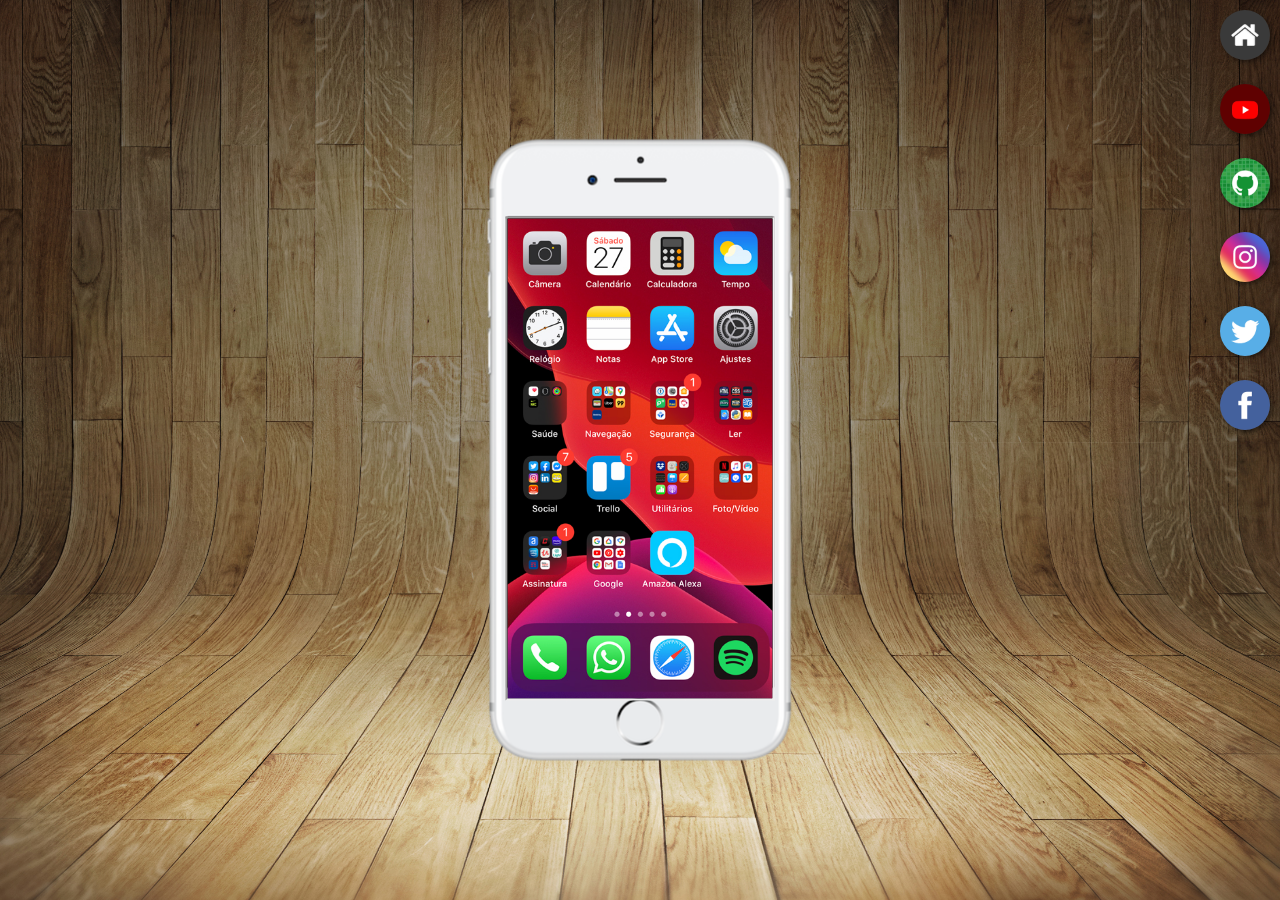
<file: index.html>
<!DOCTYPE html>
<html lang="pt-br">
<head>
    <meta charset="UTF-8">
    <meta name="viewport" content="width=device-width, initial-scale=1.0">
    <title>Projeto Redes Sociais</title>
    <link rel="shortcut icon" href="favicon.ico" type="image/x-icon">
    <link rel="stylesheet" href="estilos/style.css">
</head>
<body>
   <header>
    <a href="#"></a>
    <a href="#"></a>
    <a href=""></a>
    <a href=""></a>
    <a href=""></a>
   </header>
   <main>
    <section id="telefone">
        <iframe src="home.html" name="tela" id="tela">
            Seu navegador nao e compativel
        </iframe>
    </section>

    <section id="redessociais">
    <a href="home.html" target="tela"><img src="imagens/logo-home.jpg" alt=""></a><br>
    <a href="youtube.html" target="tela"><img src="imagens/logo-youtube.jpg" alt=""></a><br>
    <a href="github.html" target="tela"><img src="imagens/logo-github.jpg" alt=""></a><br>
    <a href="instagram.html" target="tela"><img src="imagens/logo-instagram.jpg" alt=""></a><br>
    <a href="twitter.html" target="tela"><img src="imagens/logo-twitter.jpg" alt=""></a><br>
    <a href="facebok.html" target="tela"><img src="imagens/logo-facebook.jpg" alt=""></a><br>

    </section>

   </main>

</body>
</html>
</file>
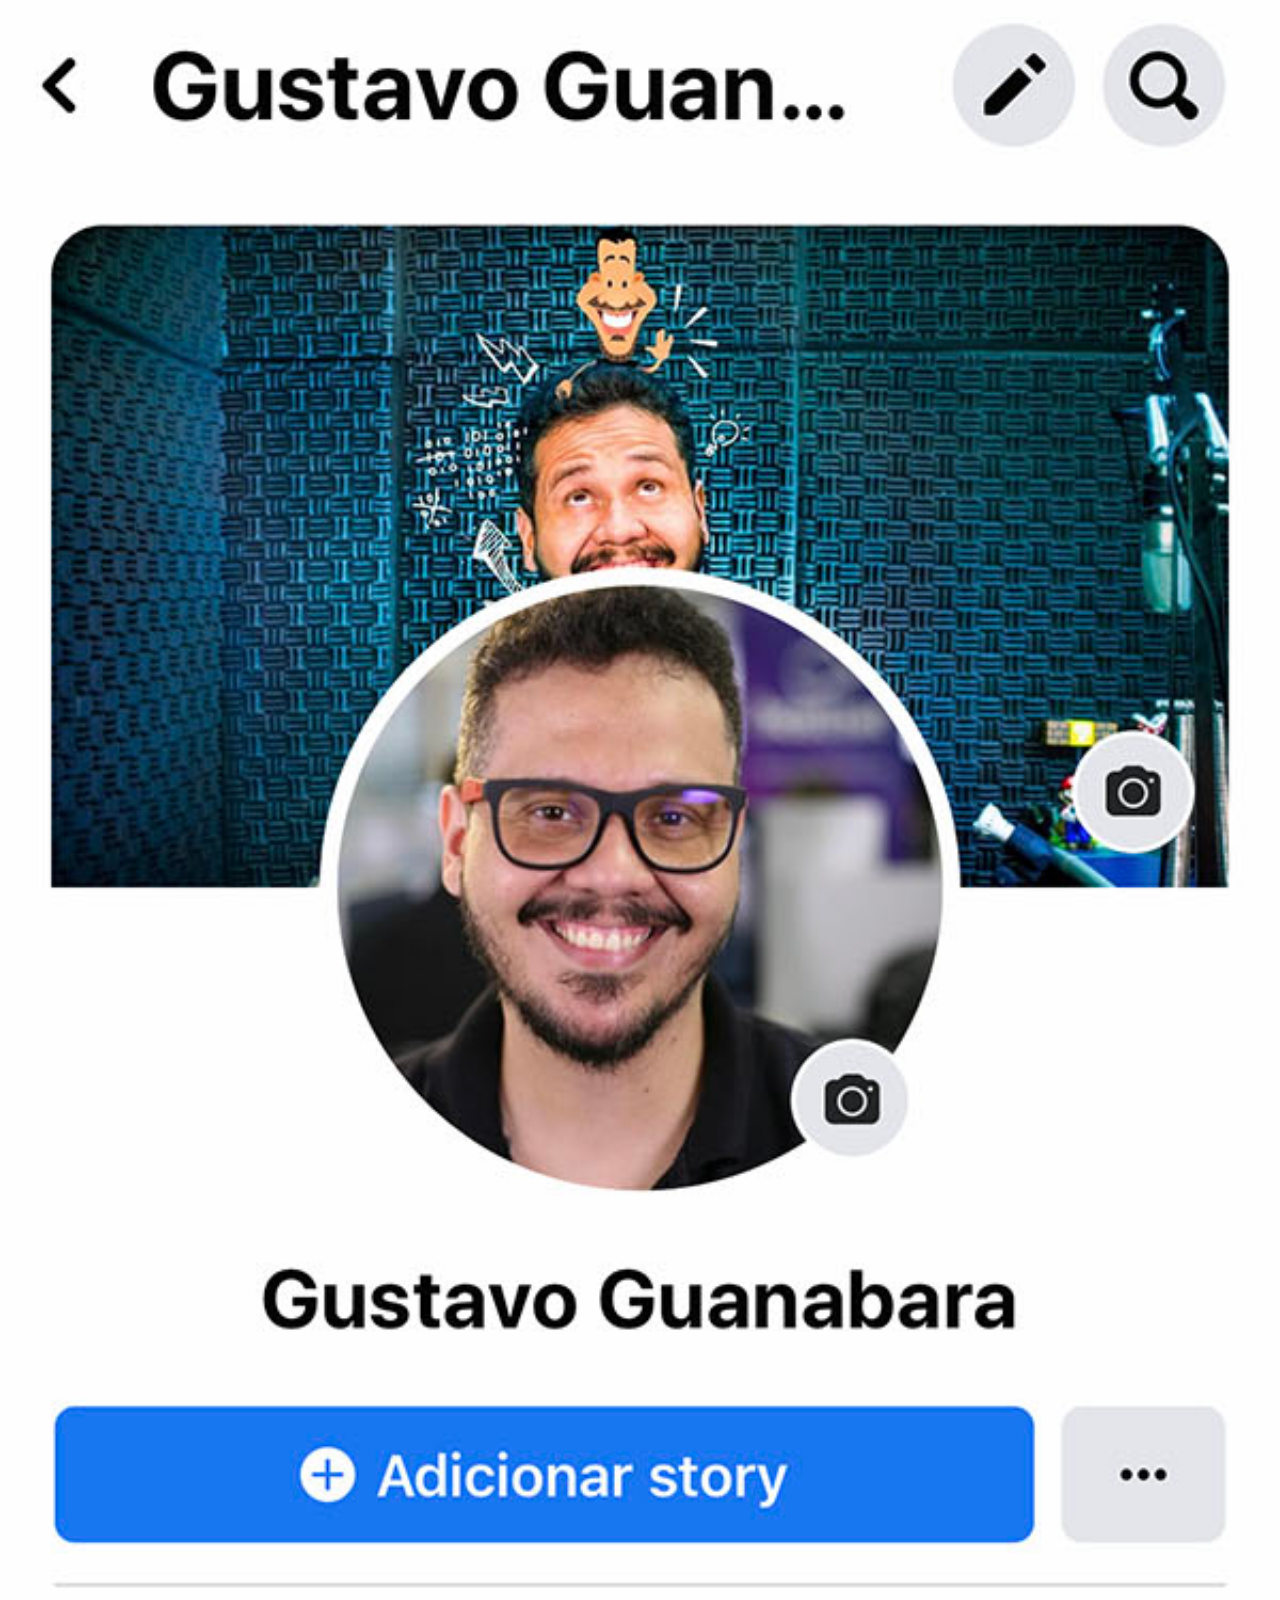
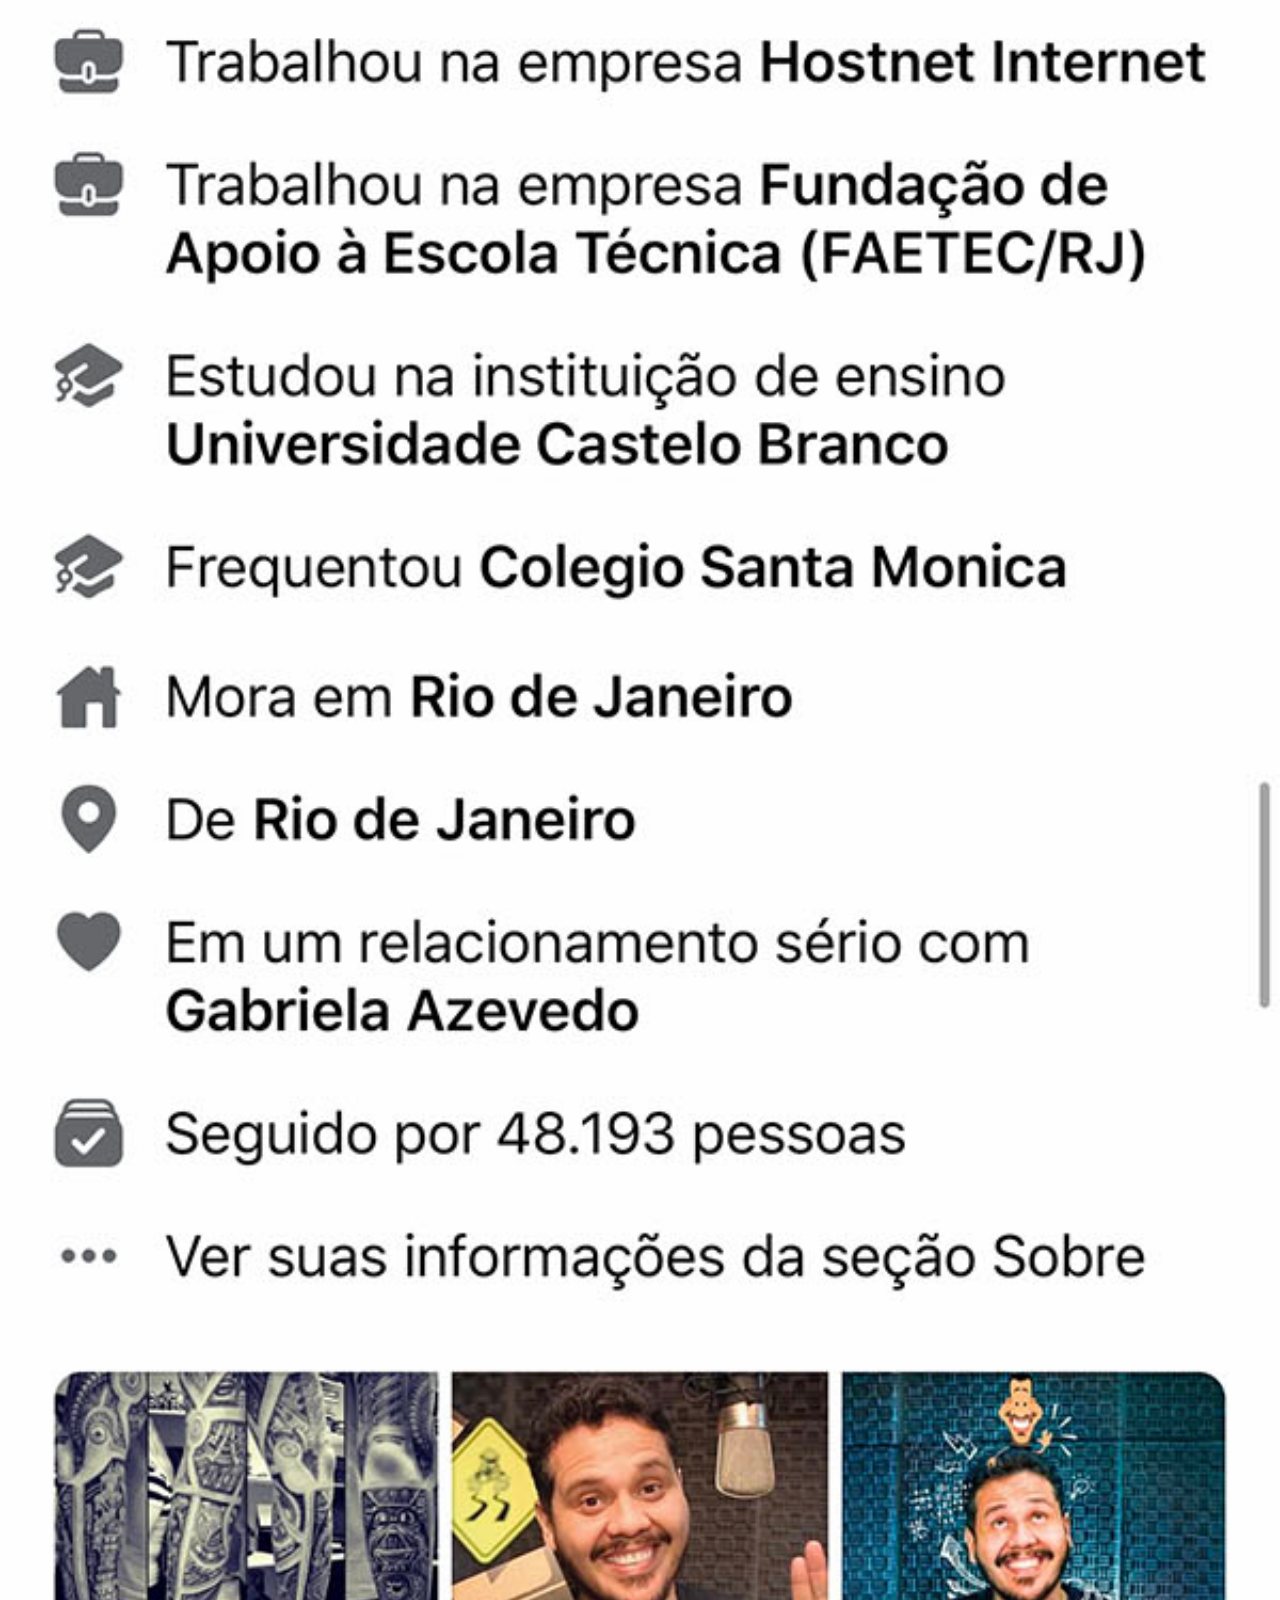
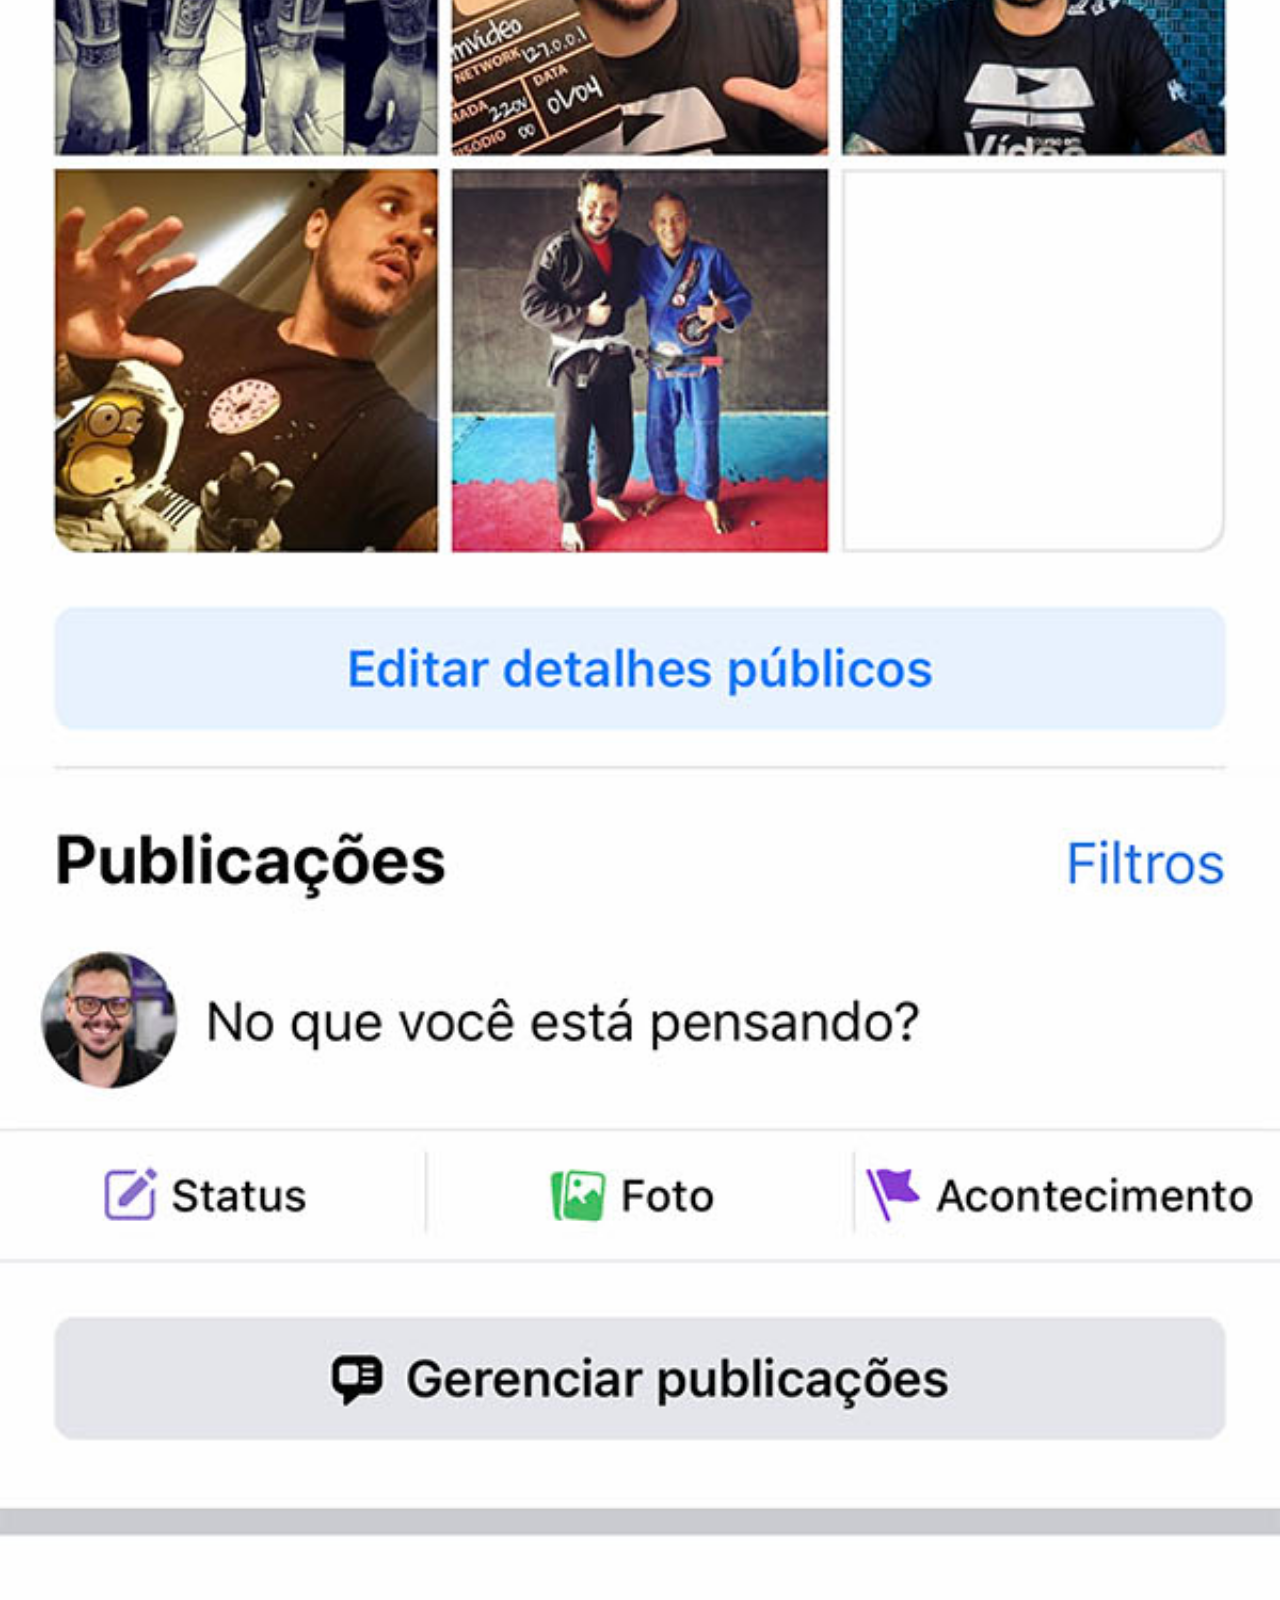
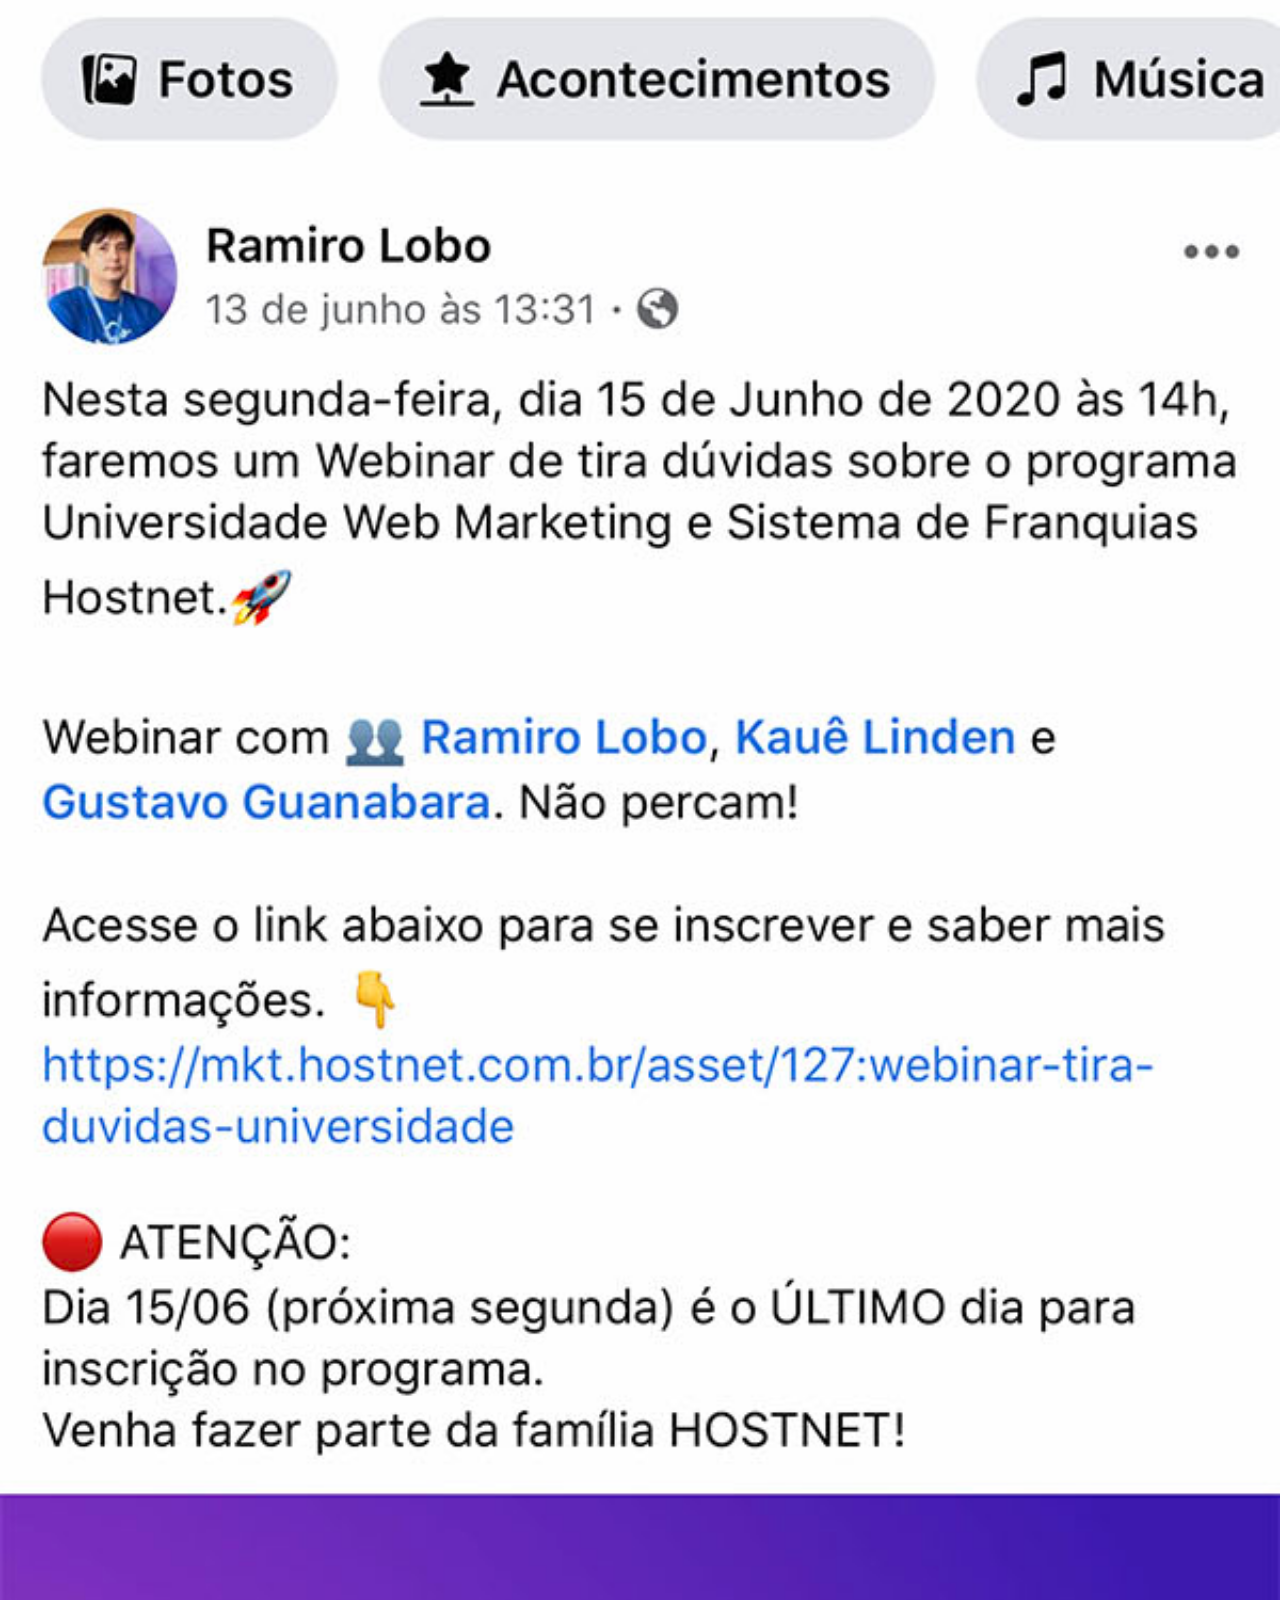
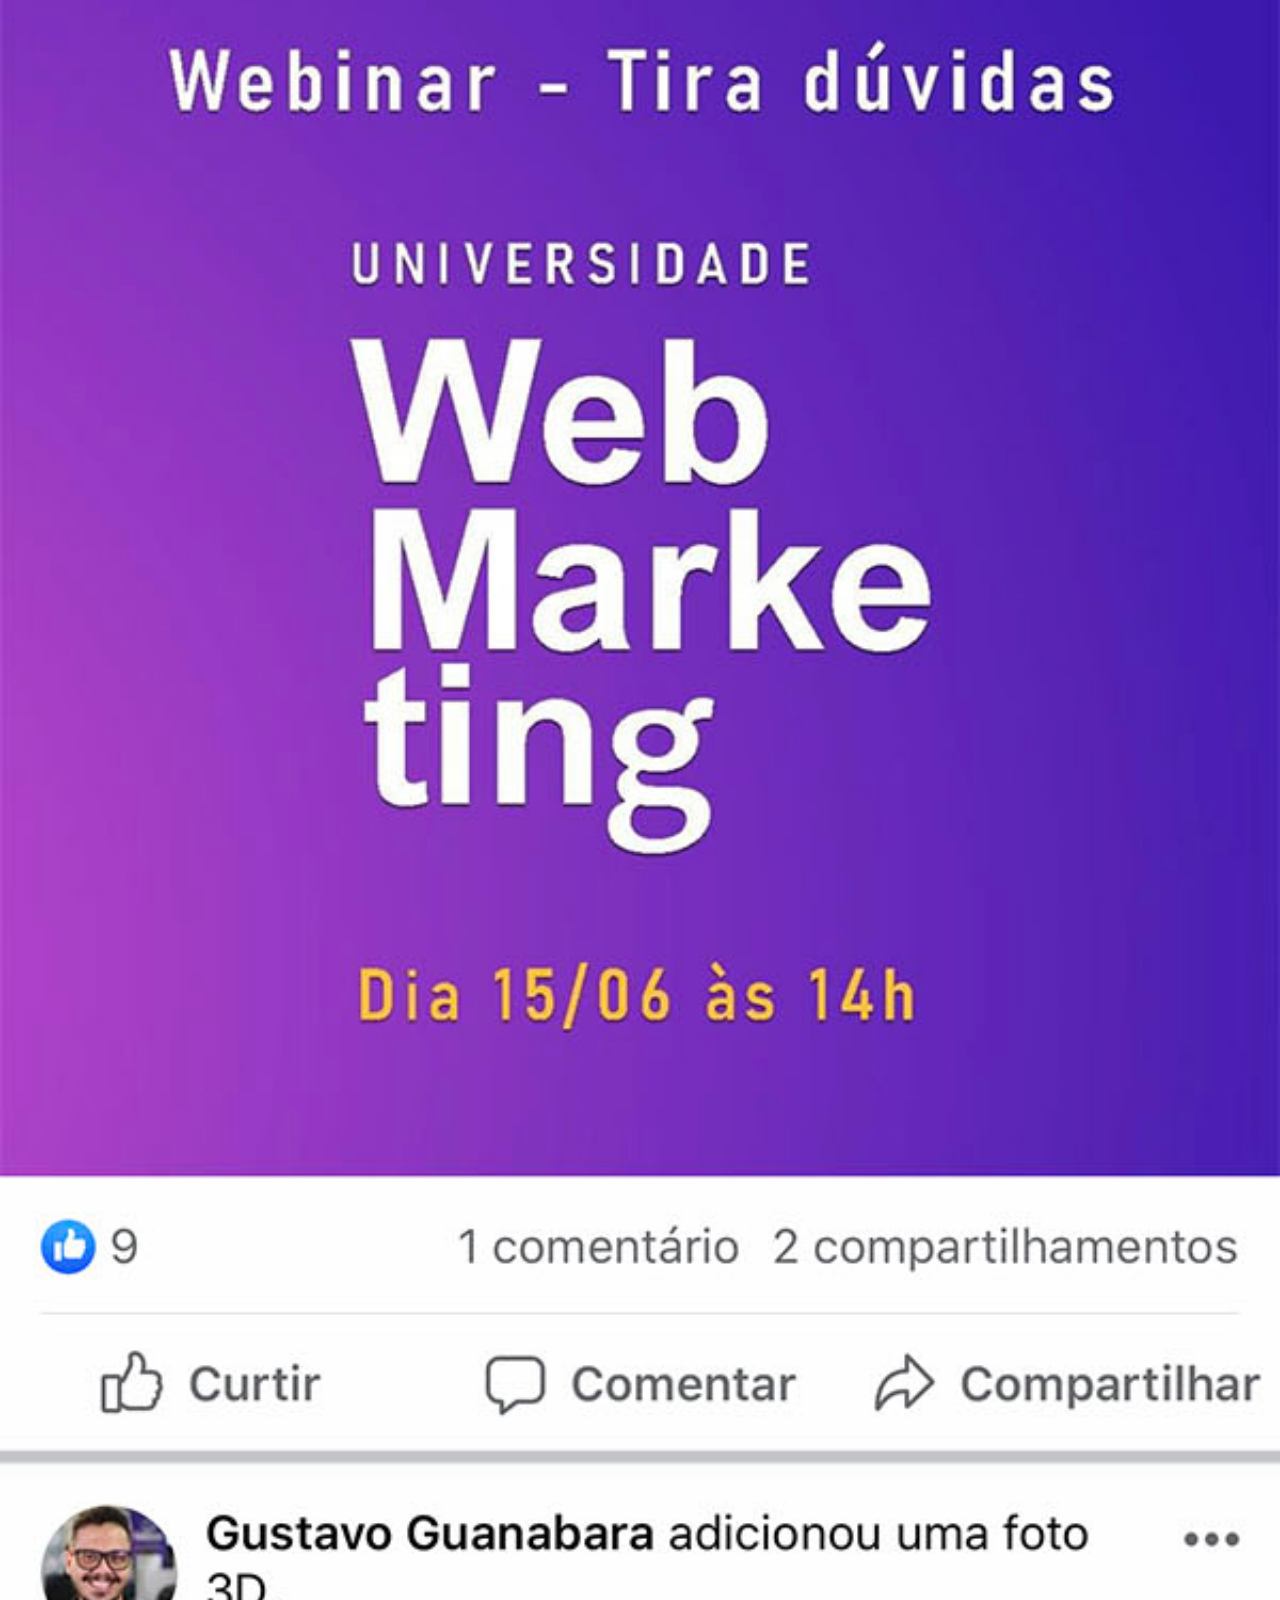
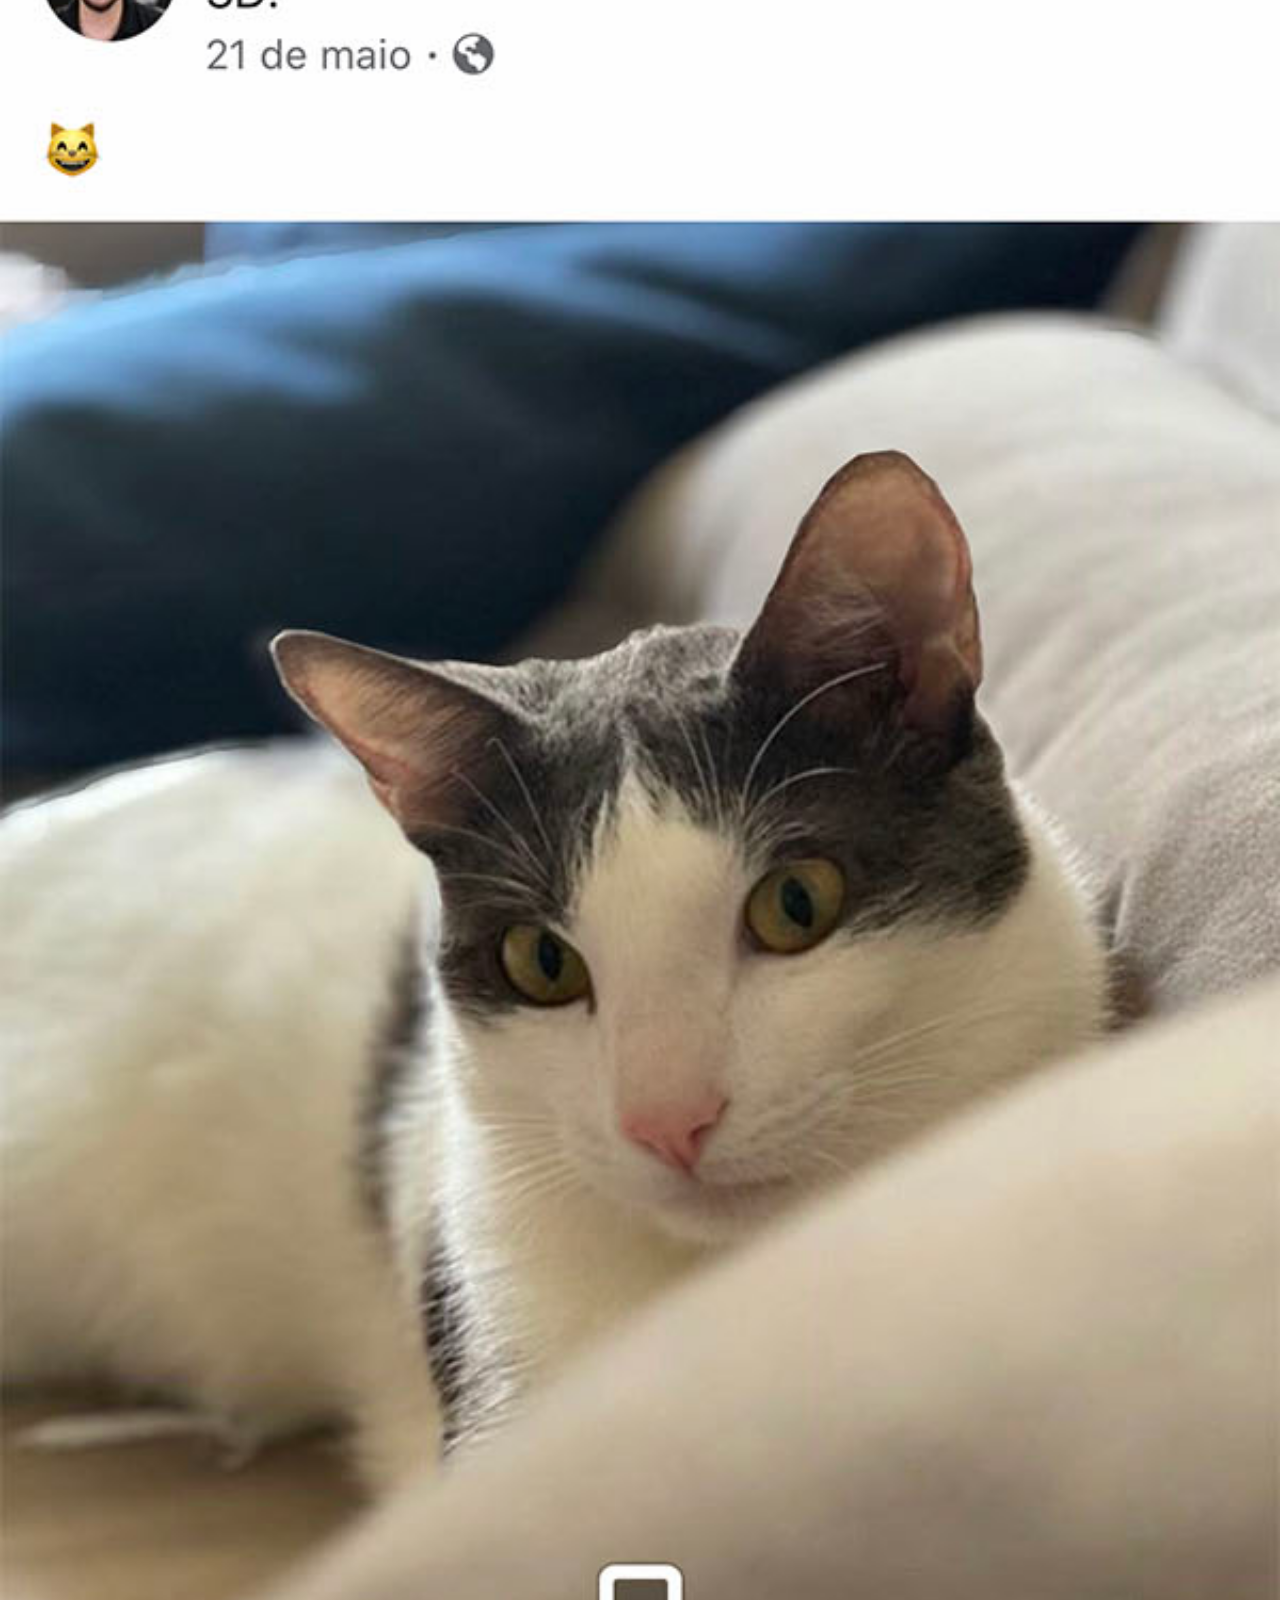
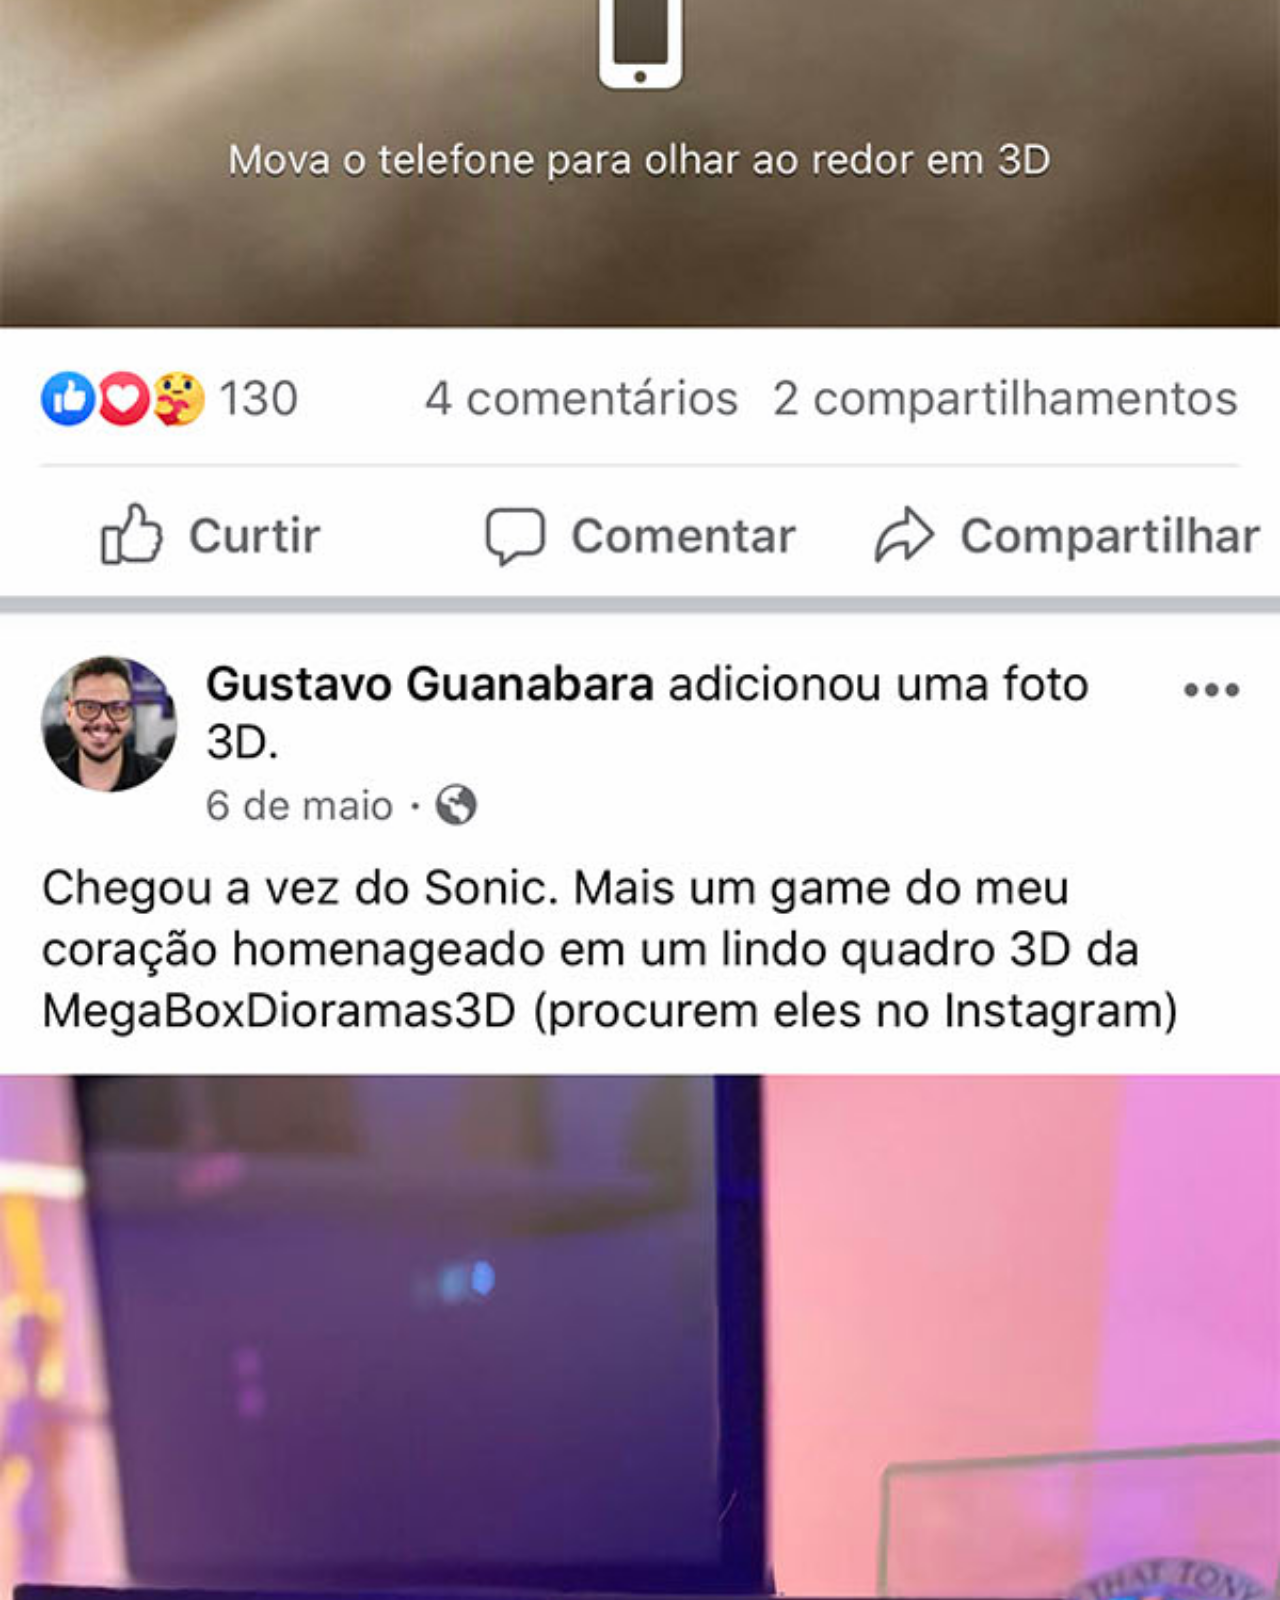
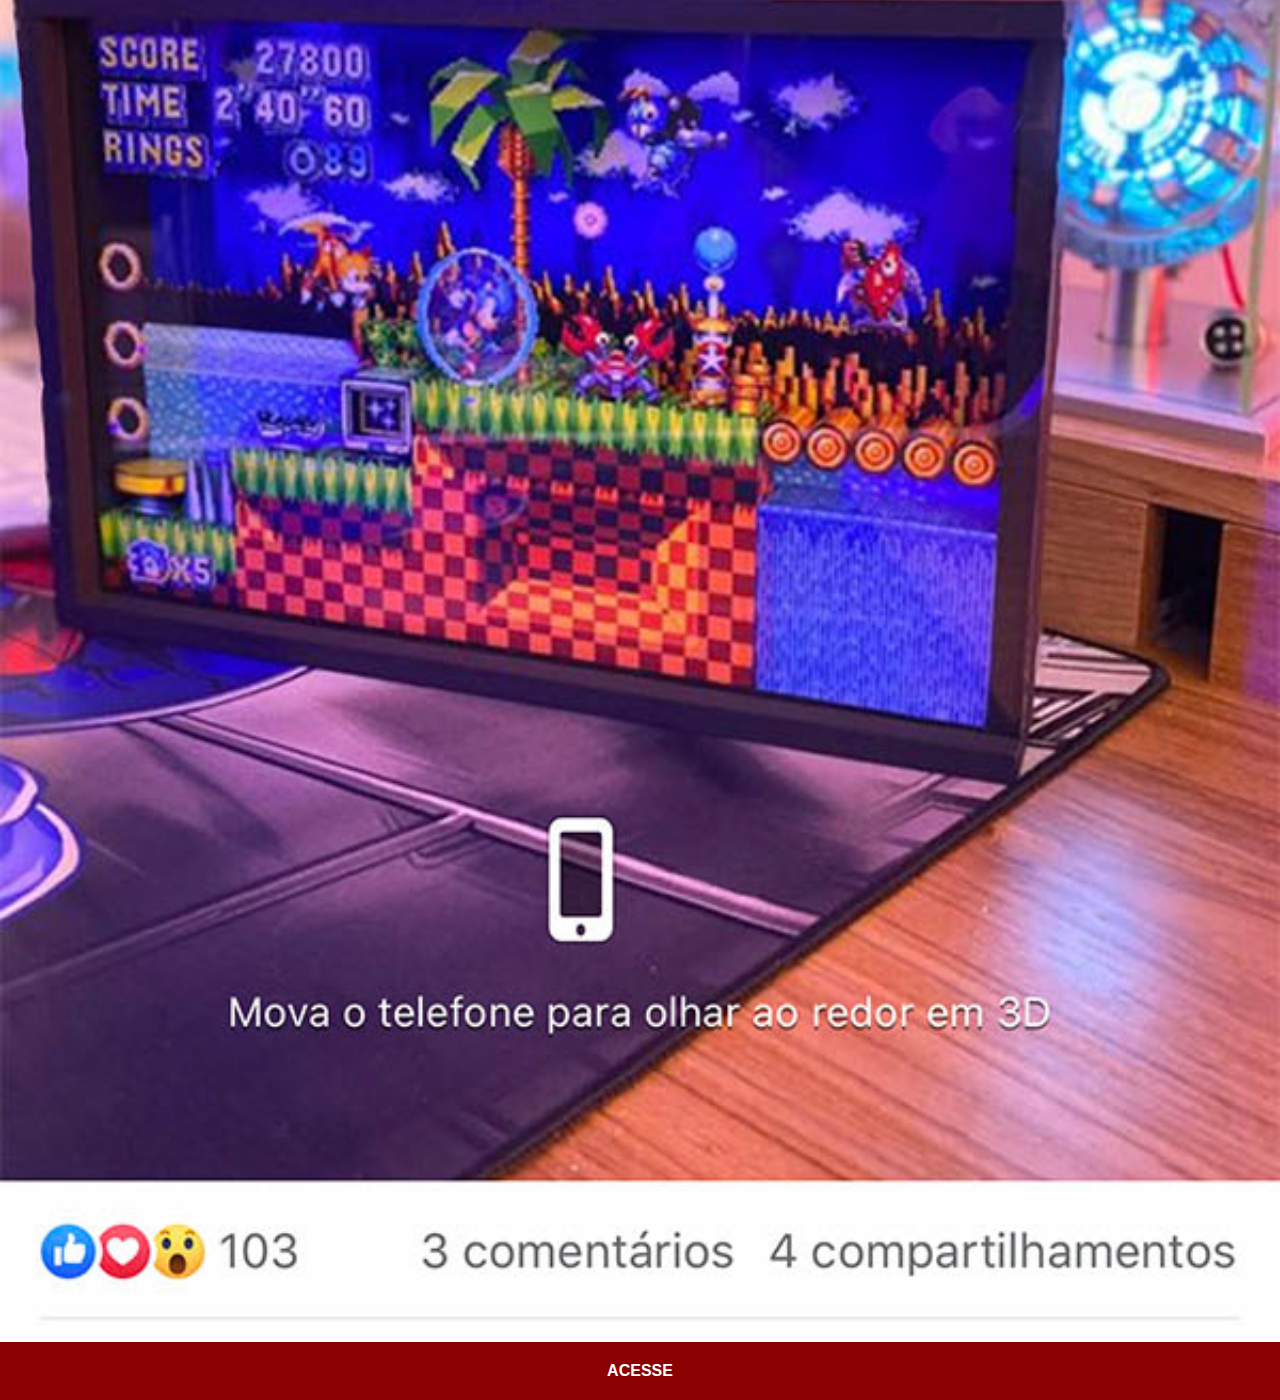
<file: facebok.html>
<!DOCTYPE html>
<html lang="pt-br">
<head>
    <meta charset="UTF-8">
    <meta name="viewport" content="width=device-width, initial-scale=1.0">
    <title>Facebook</title>
    <link rel="stylesheet" href="estilos/social.css">
  
</head>
<body>
    <img src="imagens/tela-facebook.jpg" alt="Facebook" >
    <a href="https://www.facebook.com/gustavoguanabara/?locale=pt_BR" target="_blank">
        ACESSE
    </a>
</body>
</html>
</file>
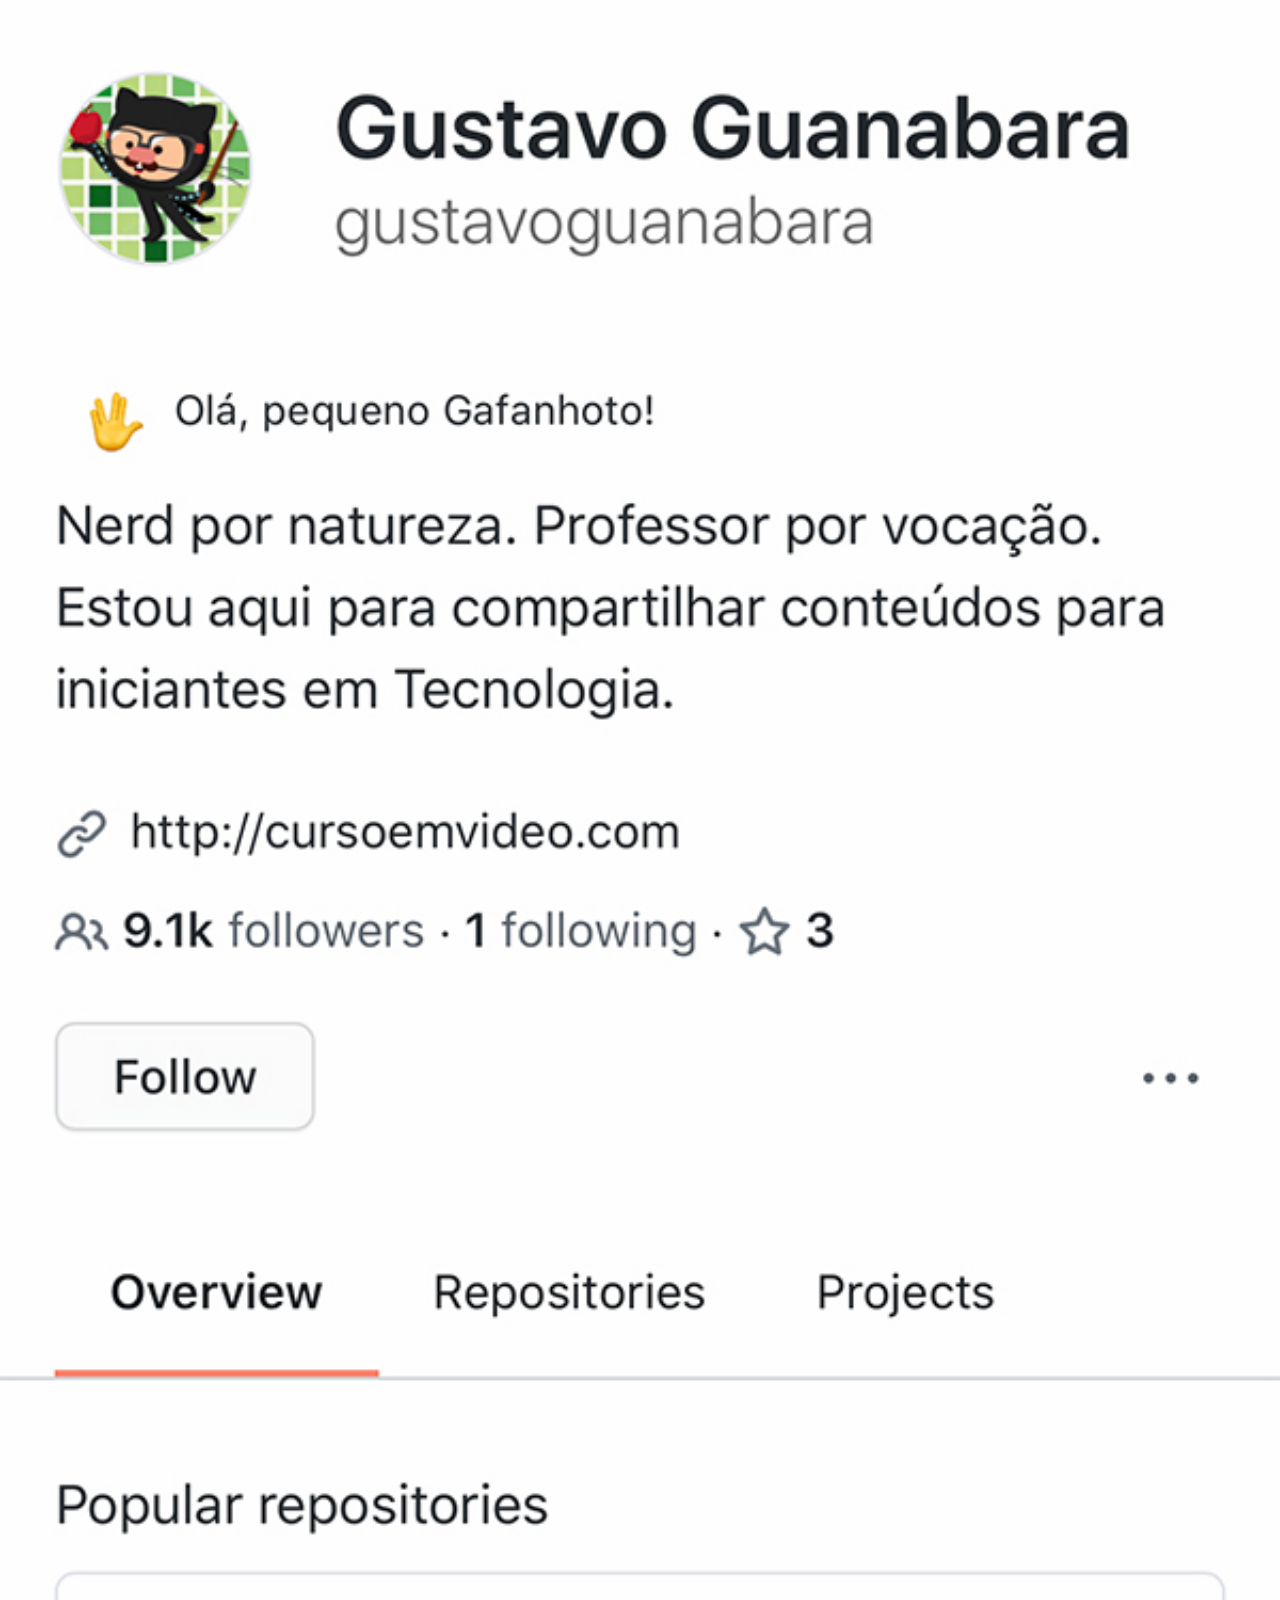
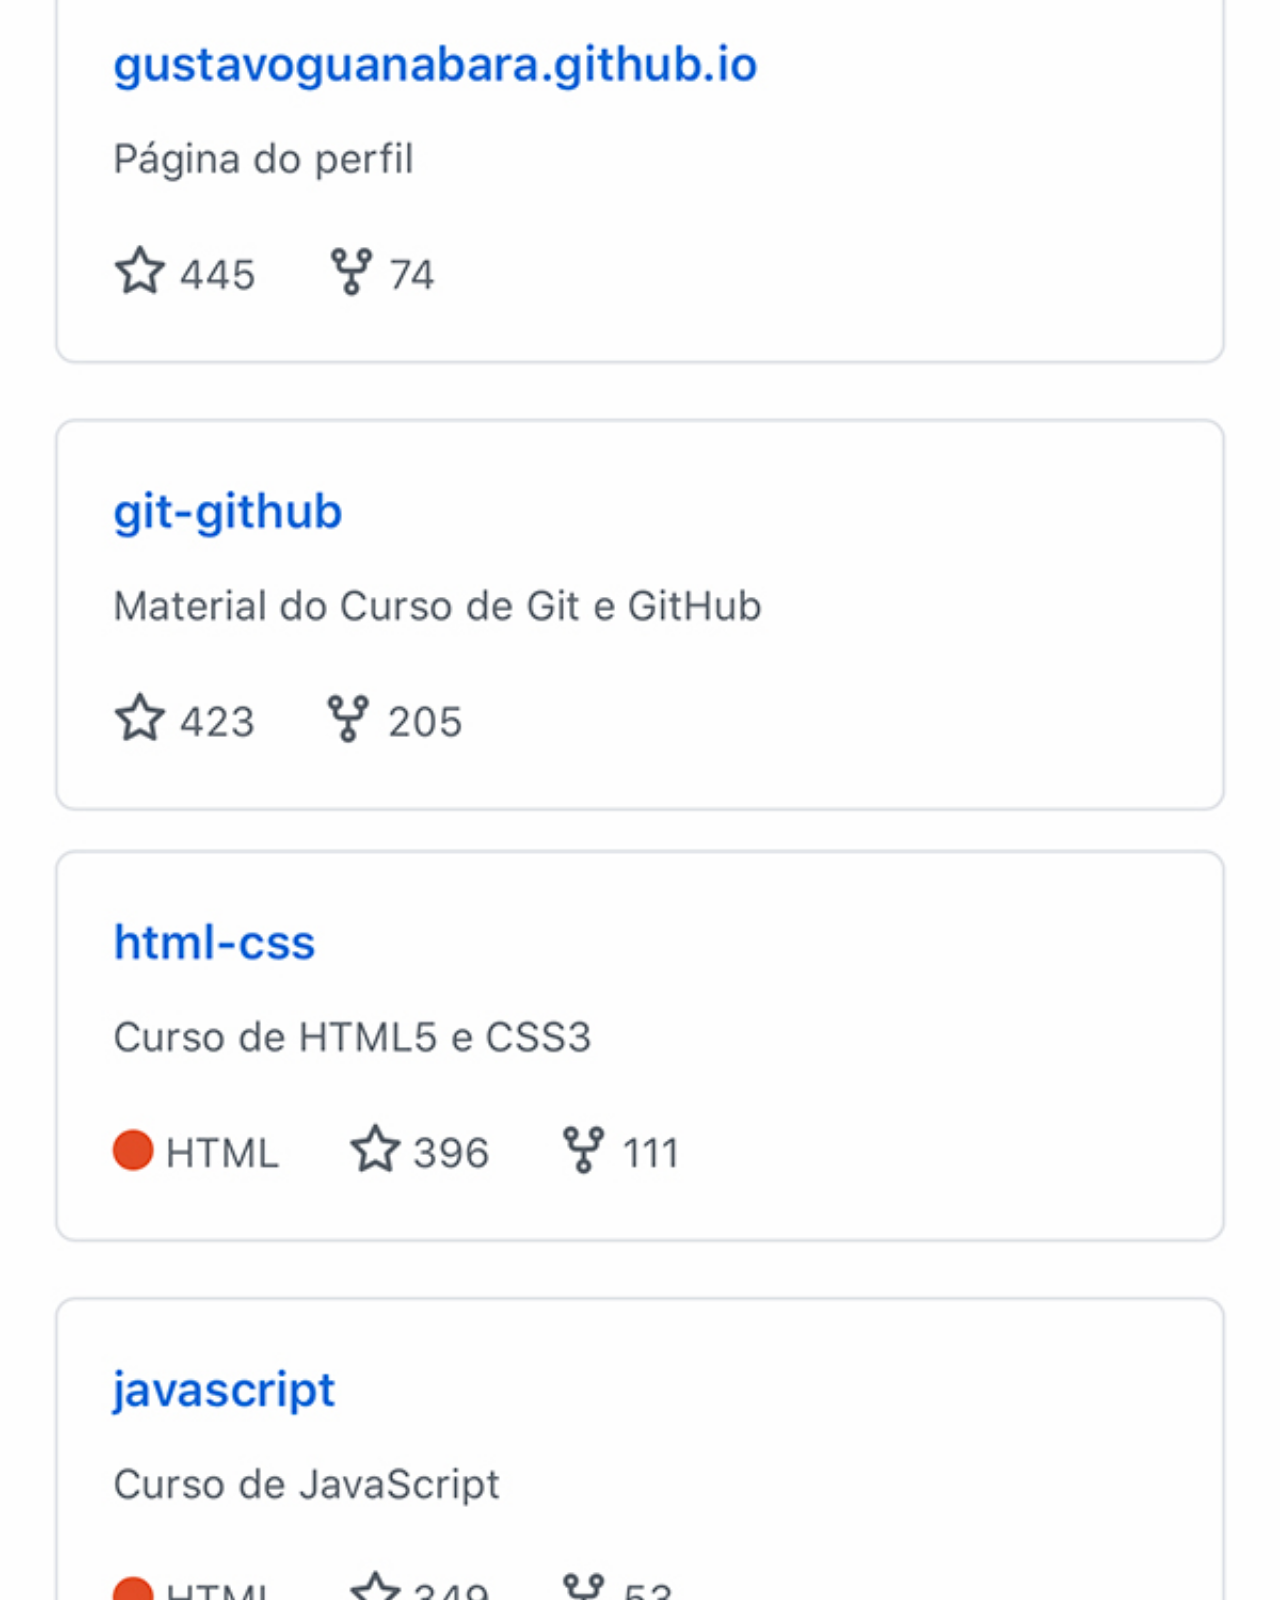
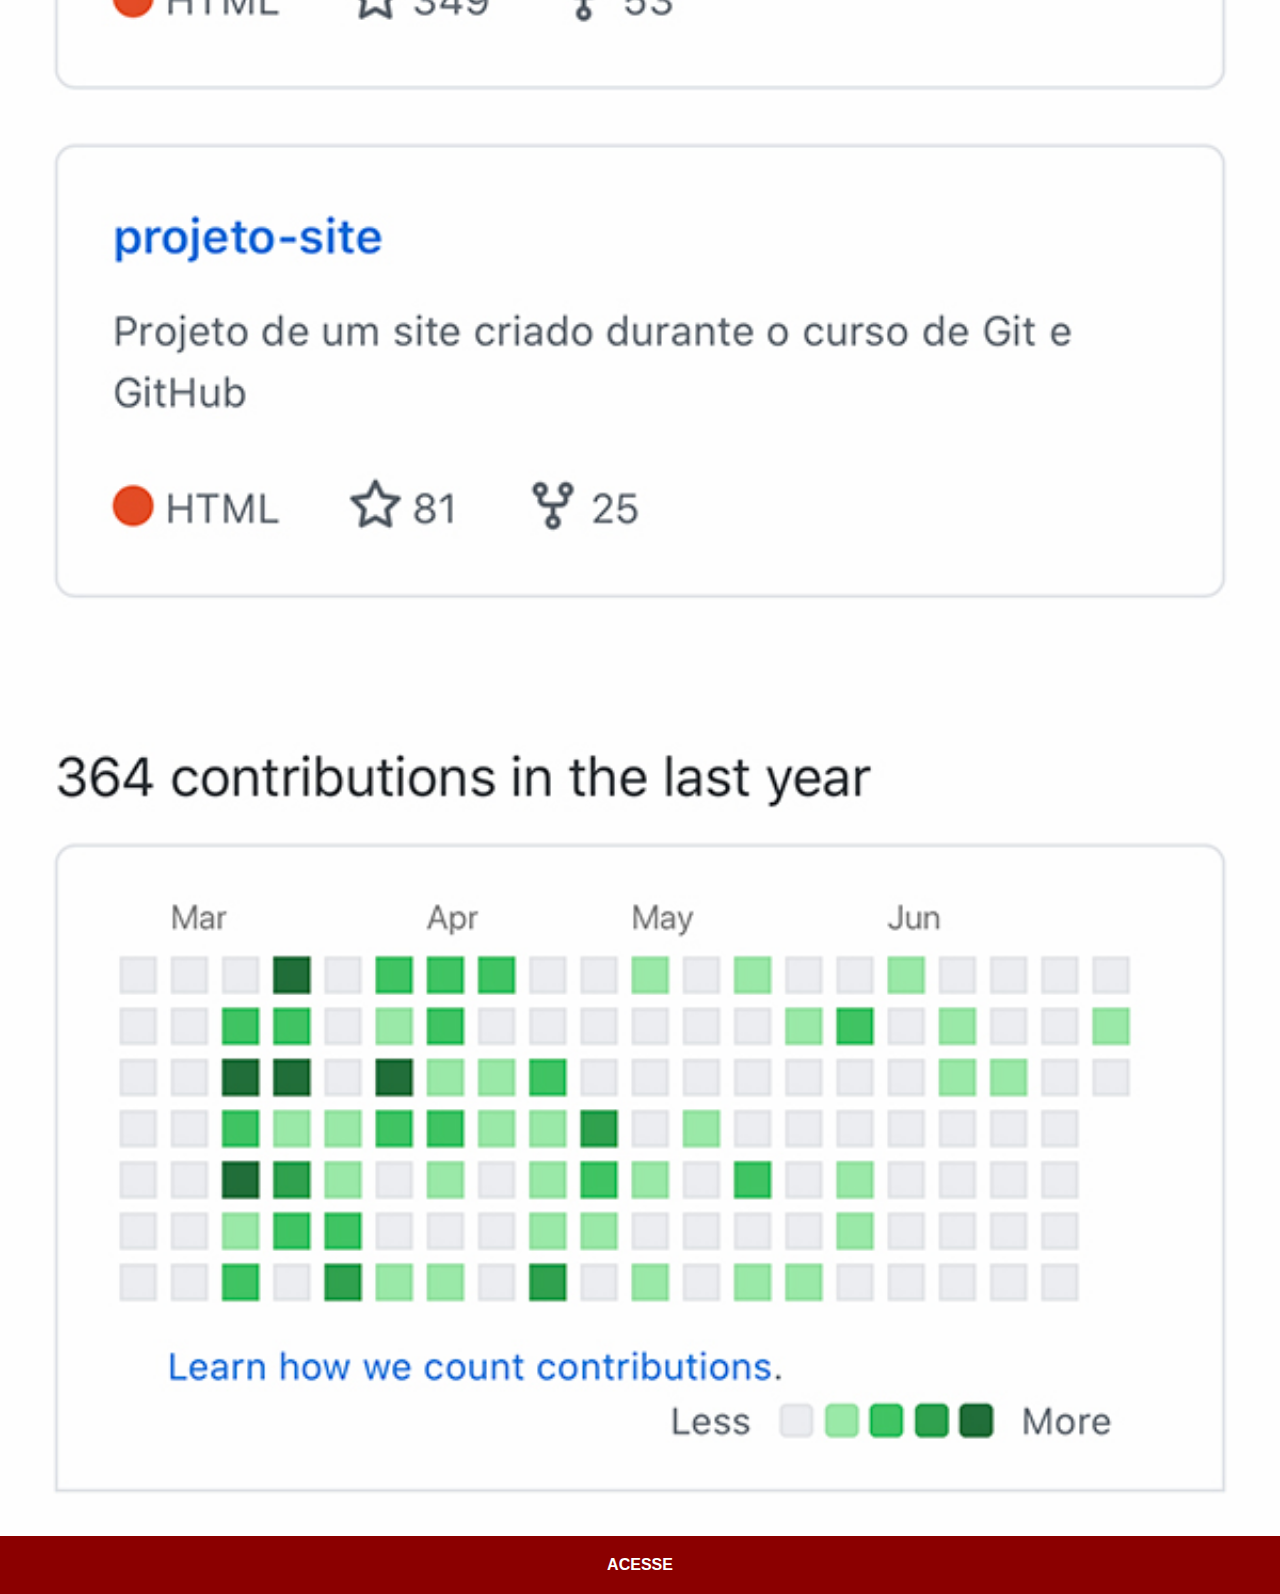
<file: github.html>
<!DOCTYPE html>
<html lang="pt-br">
<head>
    <meta charset="UTF-8">
    <meta name="viewport" content="width=device-width, initial-scale=1.0">
    <title>GitHub</title>
    <link rel="stylesheet" href="estilos/social.css">
  
</head>
<body>
    <img src="imagens/tela-github.jpg" alt="GitHub" >
    <a href="https://github.com/gustavoguanabara" target="_blank">
        ACESSE
    </a>
</body>
</html>
</file>
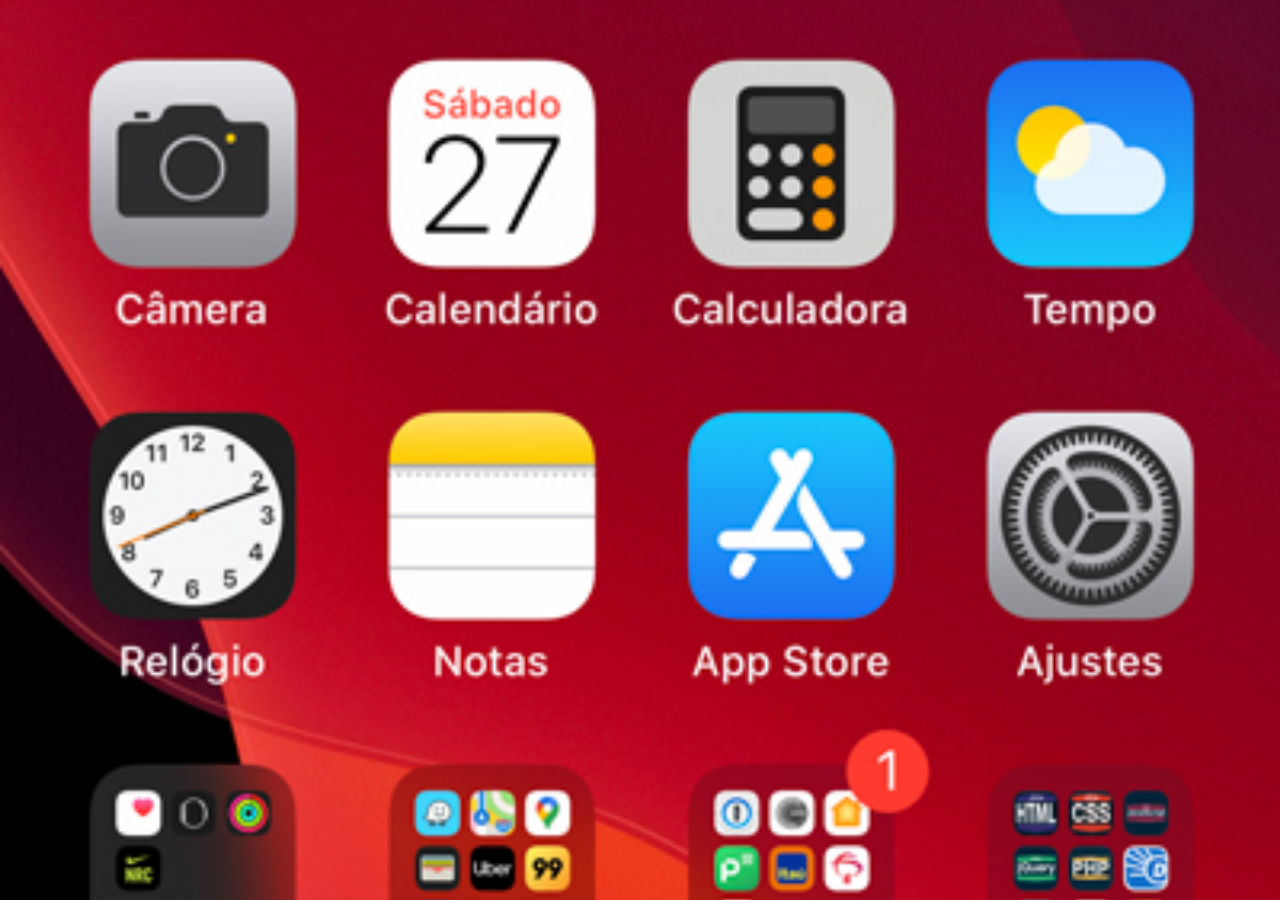
<file: home.html>
<!DOCTYPE html>
<html lang="pt-br">
<head>
    <meta charset="UTF-8">
    <meta name="viewport" content="width=device-width, initial-scale=1.0">
    <title>Home</title> 
</head>
    <style>
        *{
            margin: 0;
            padding: 0;
        }
        body{
            width: 100vw;
            height: 100vh;
            background: black url('imagens/tela-home.jpg') no-repeat top center;
            background-size: cover;


        }

    </style>


<body>
    




</body>
</html>
</file>
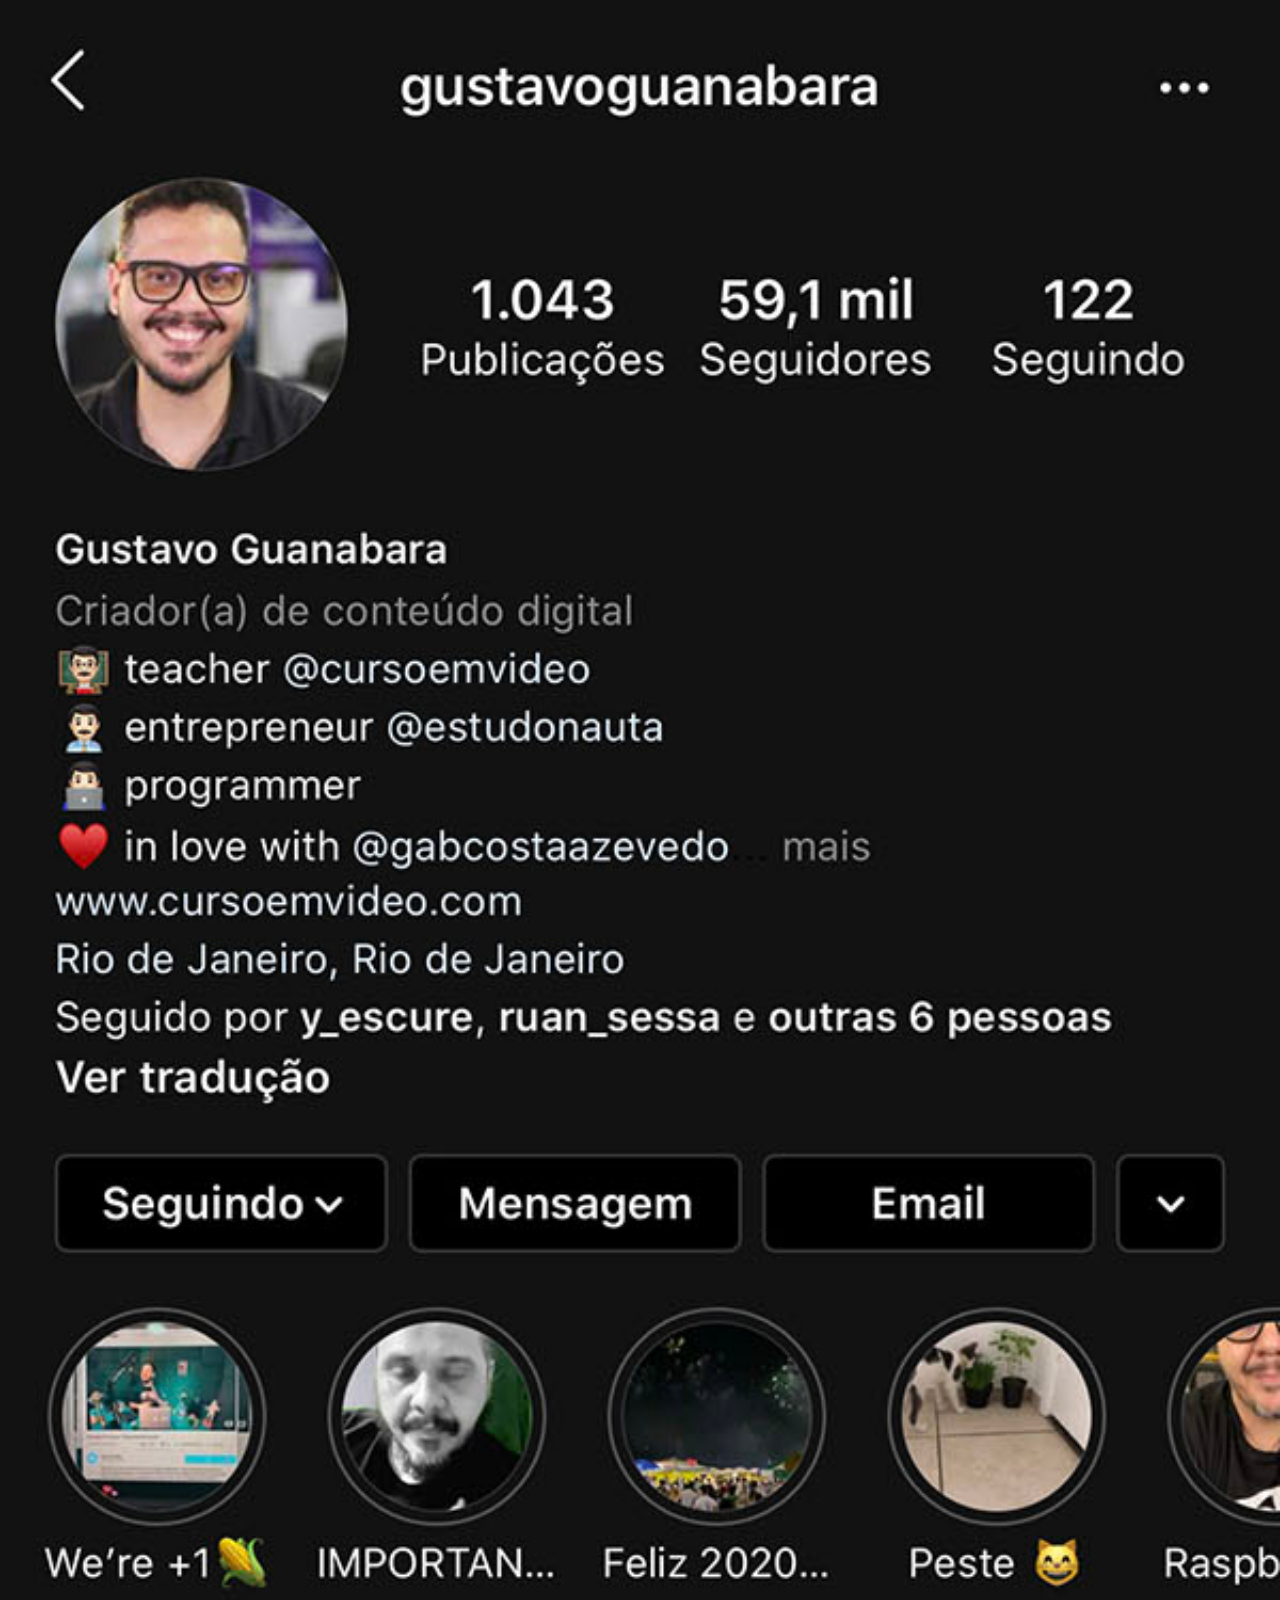
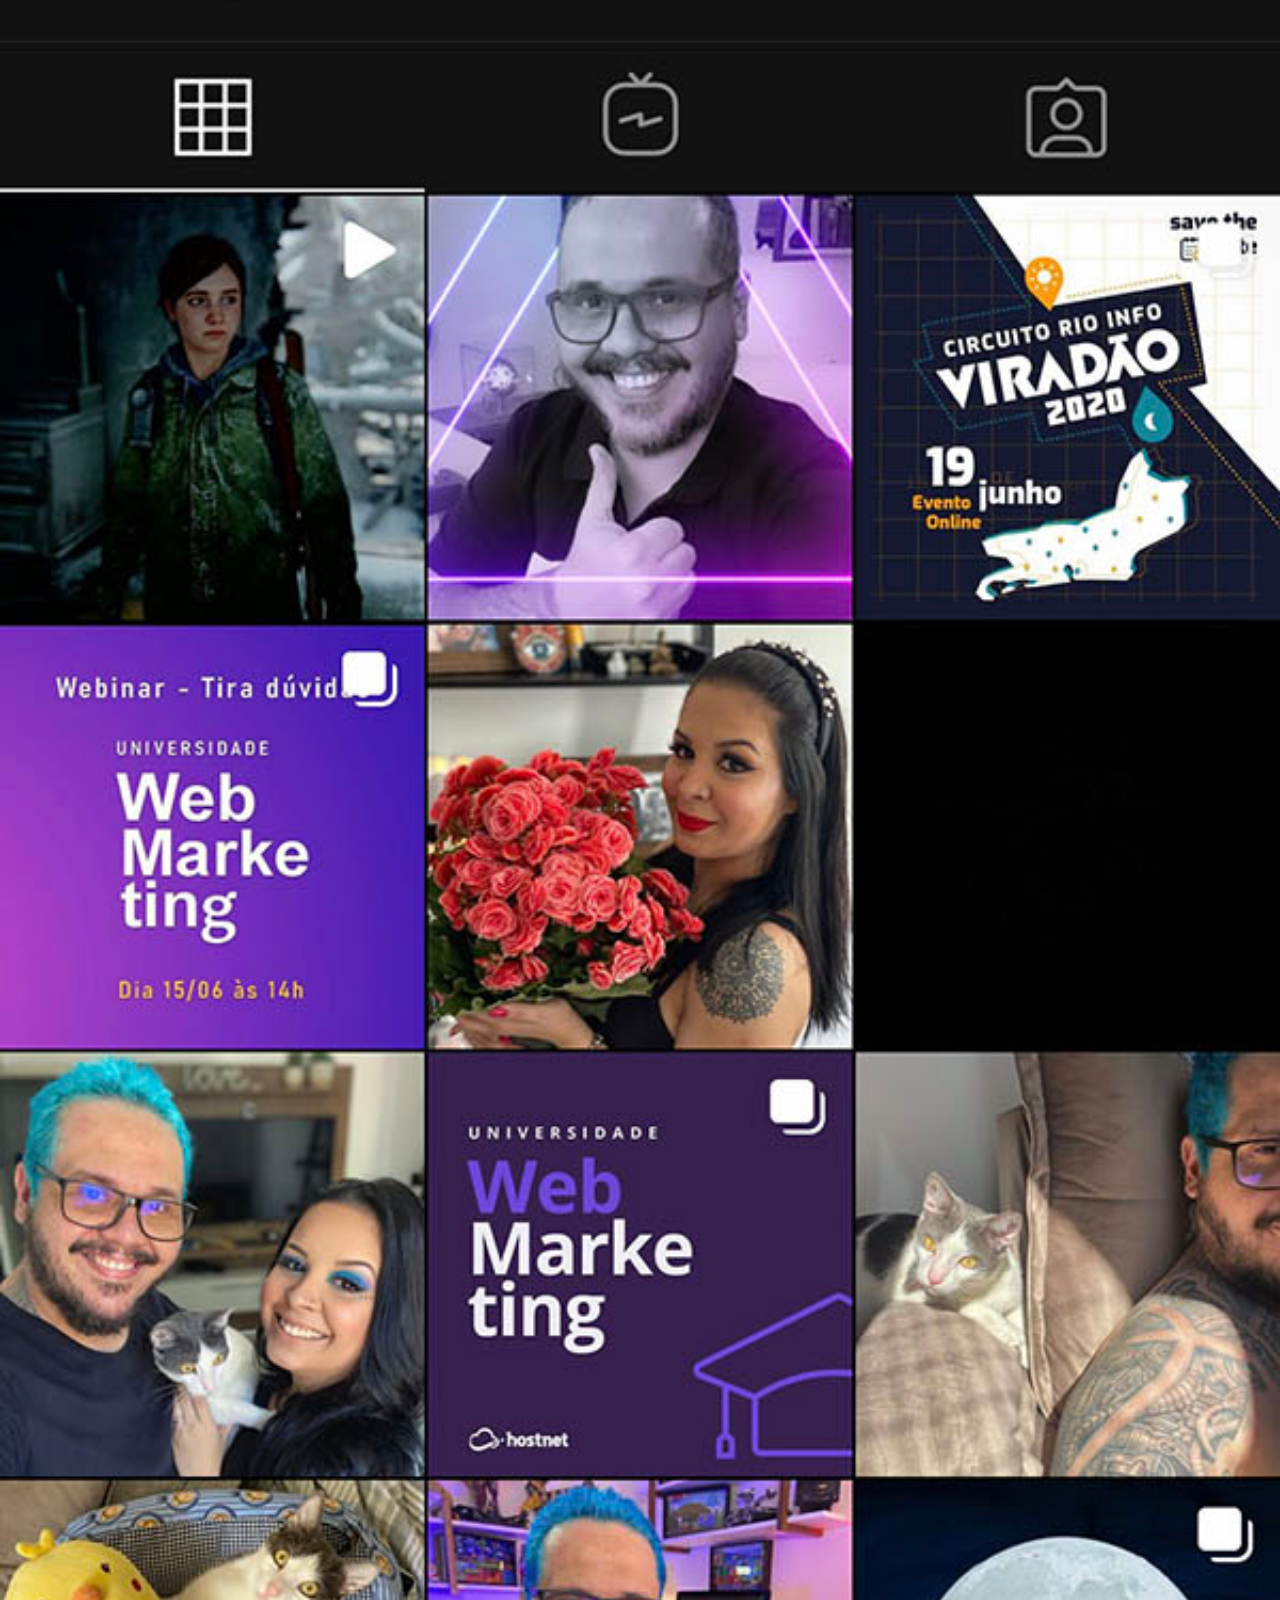
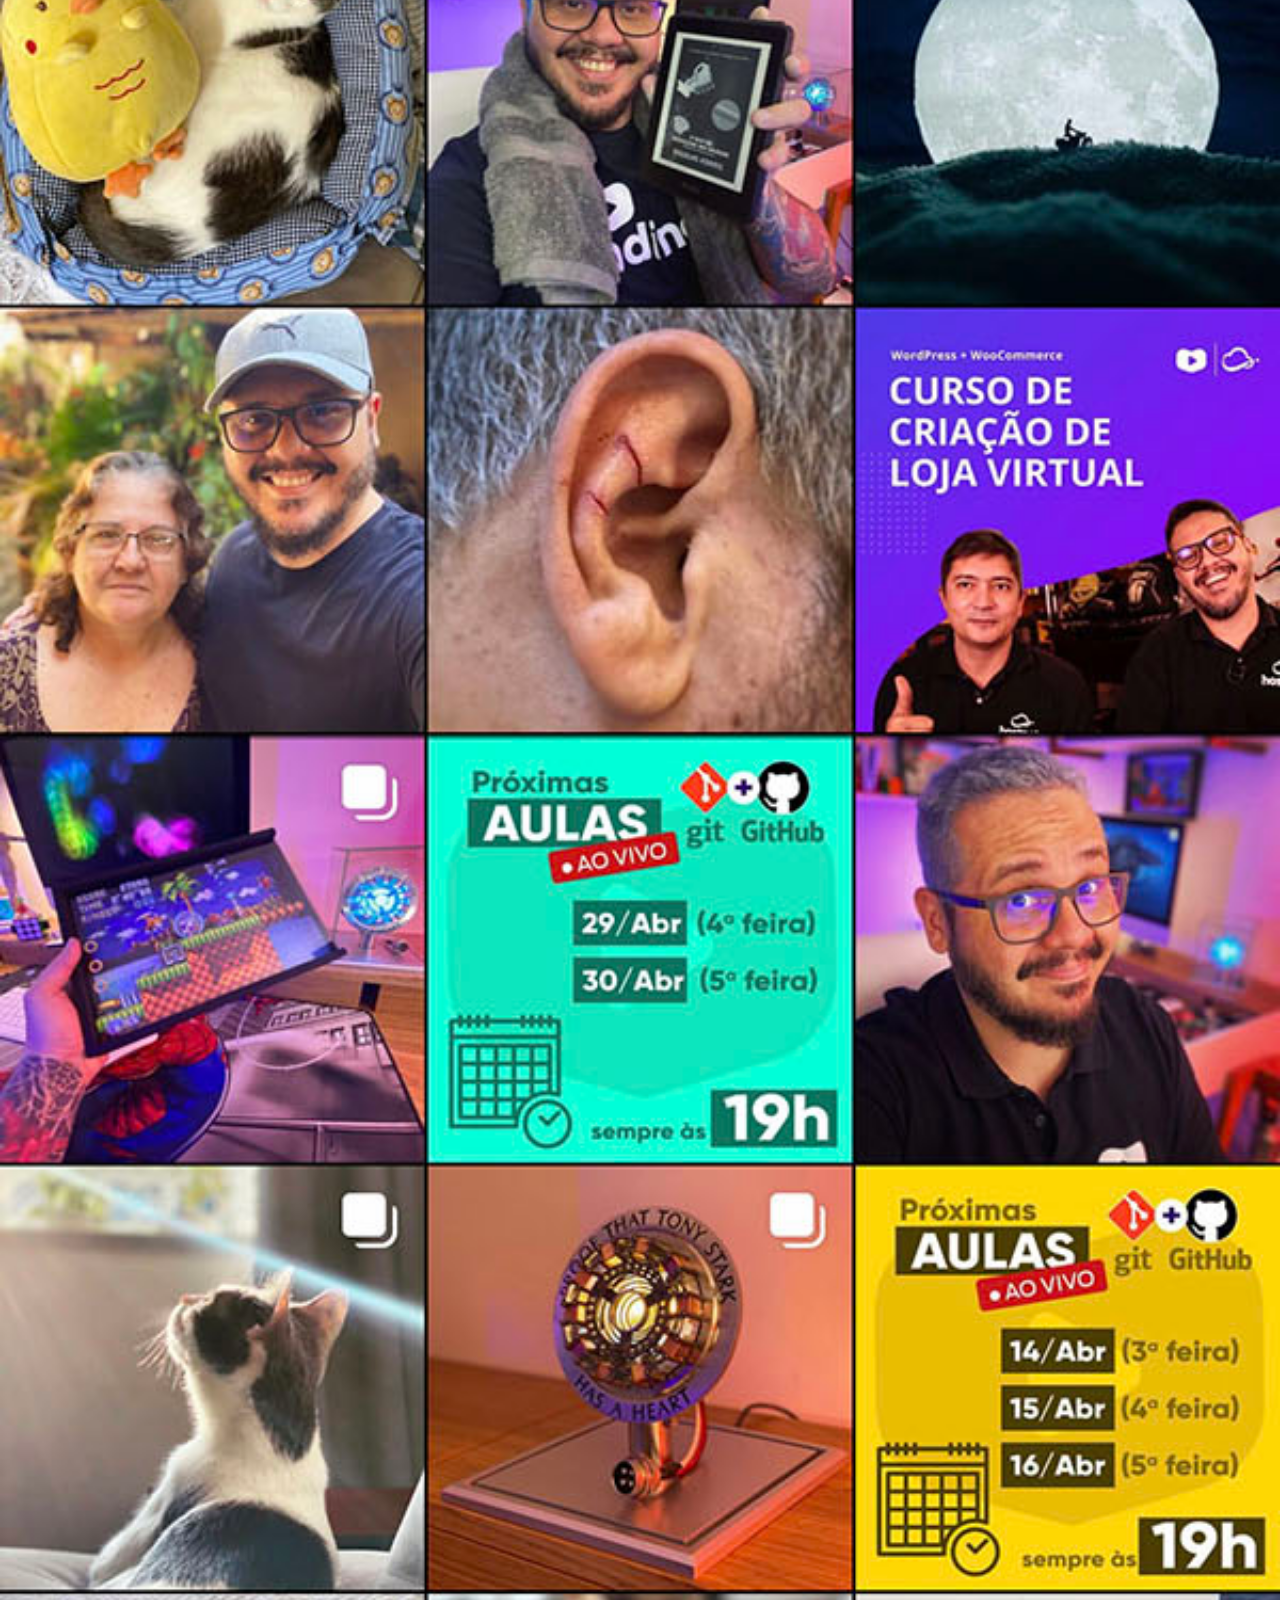
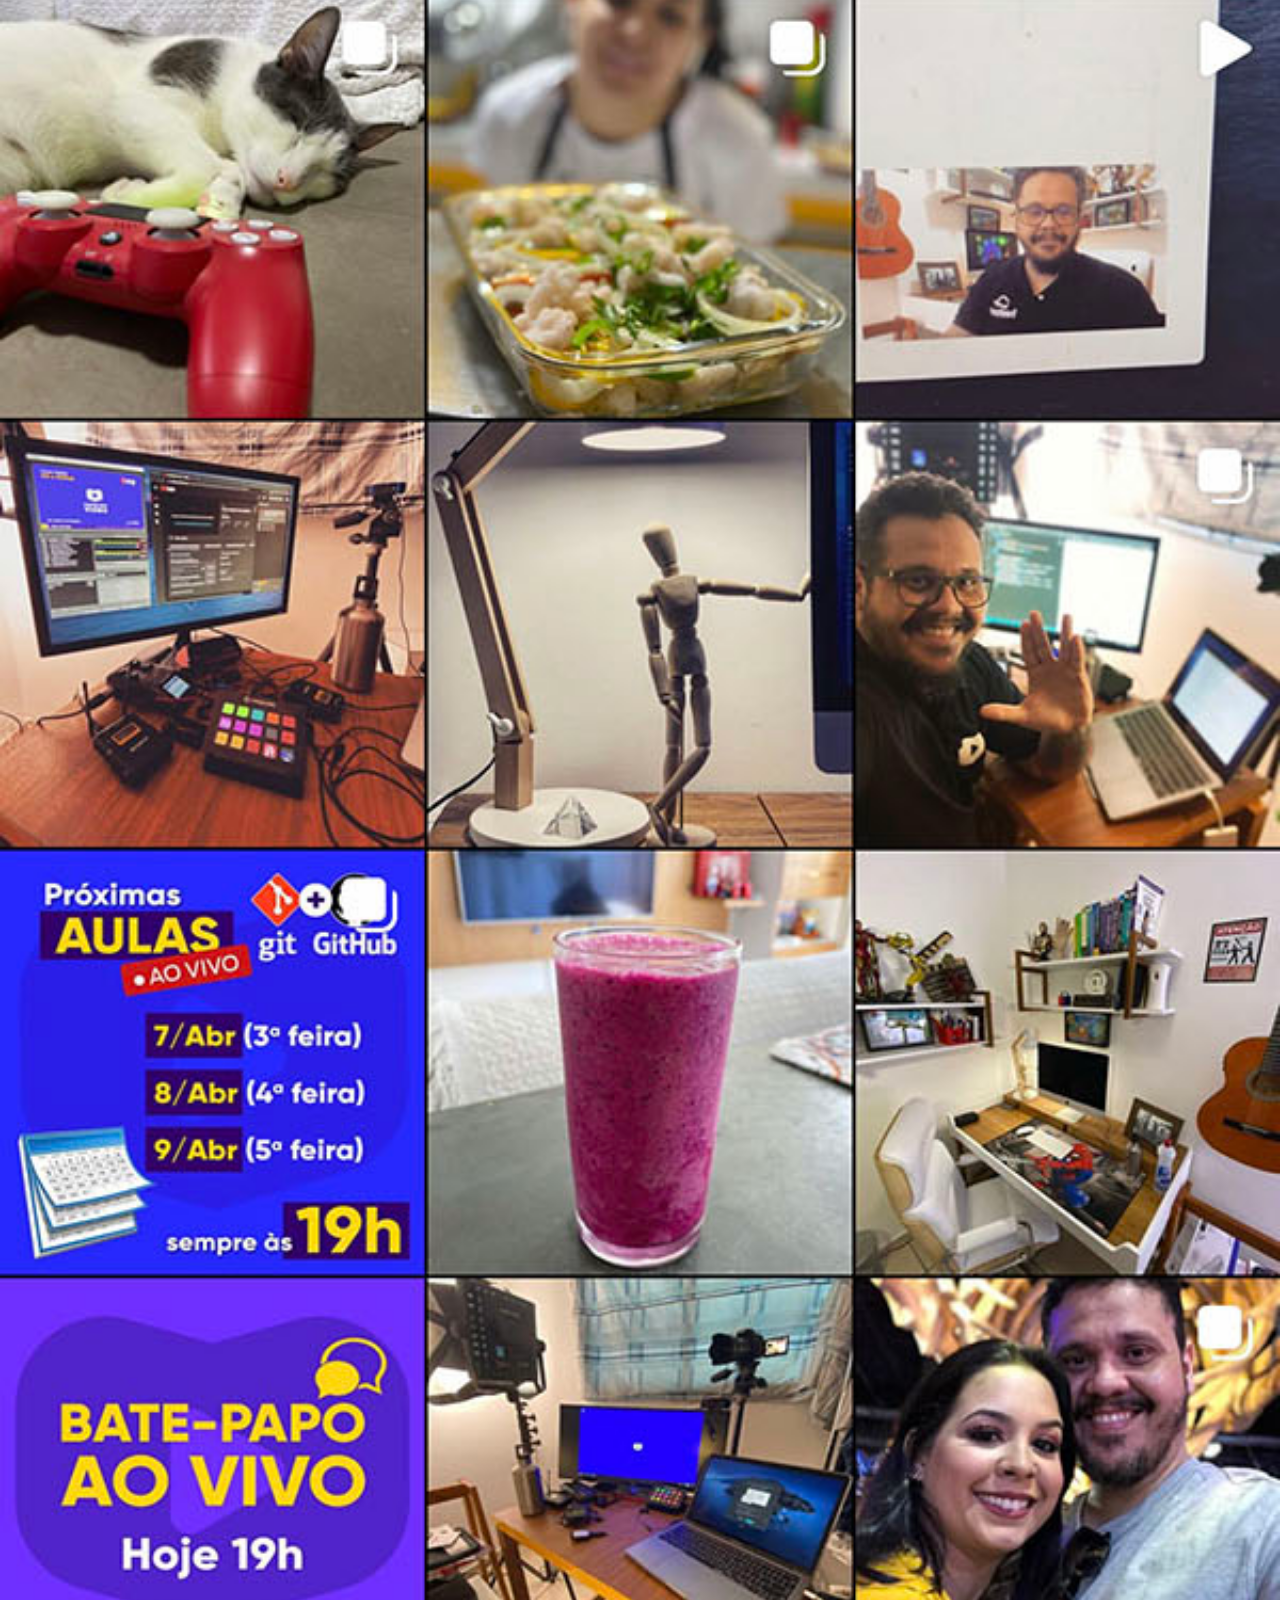
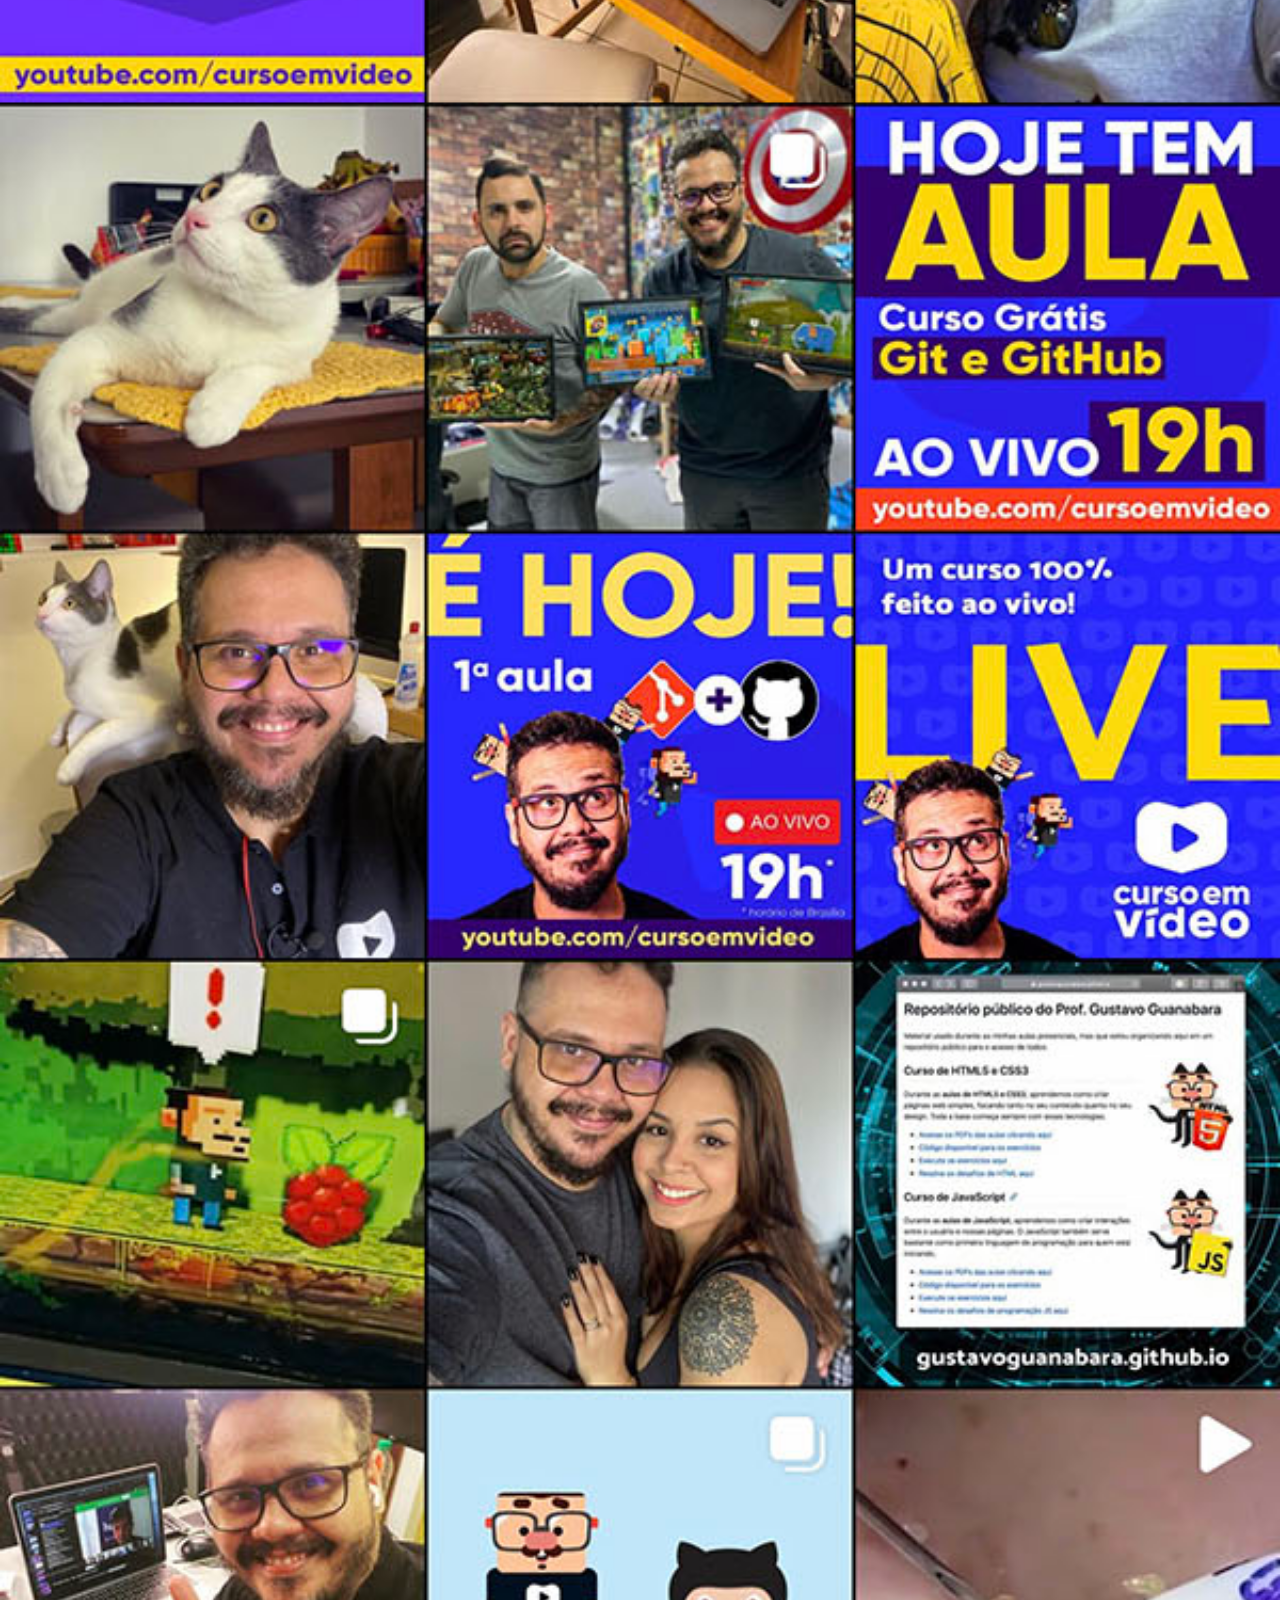
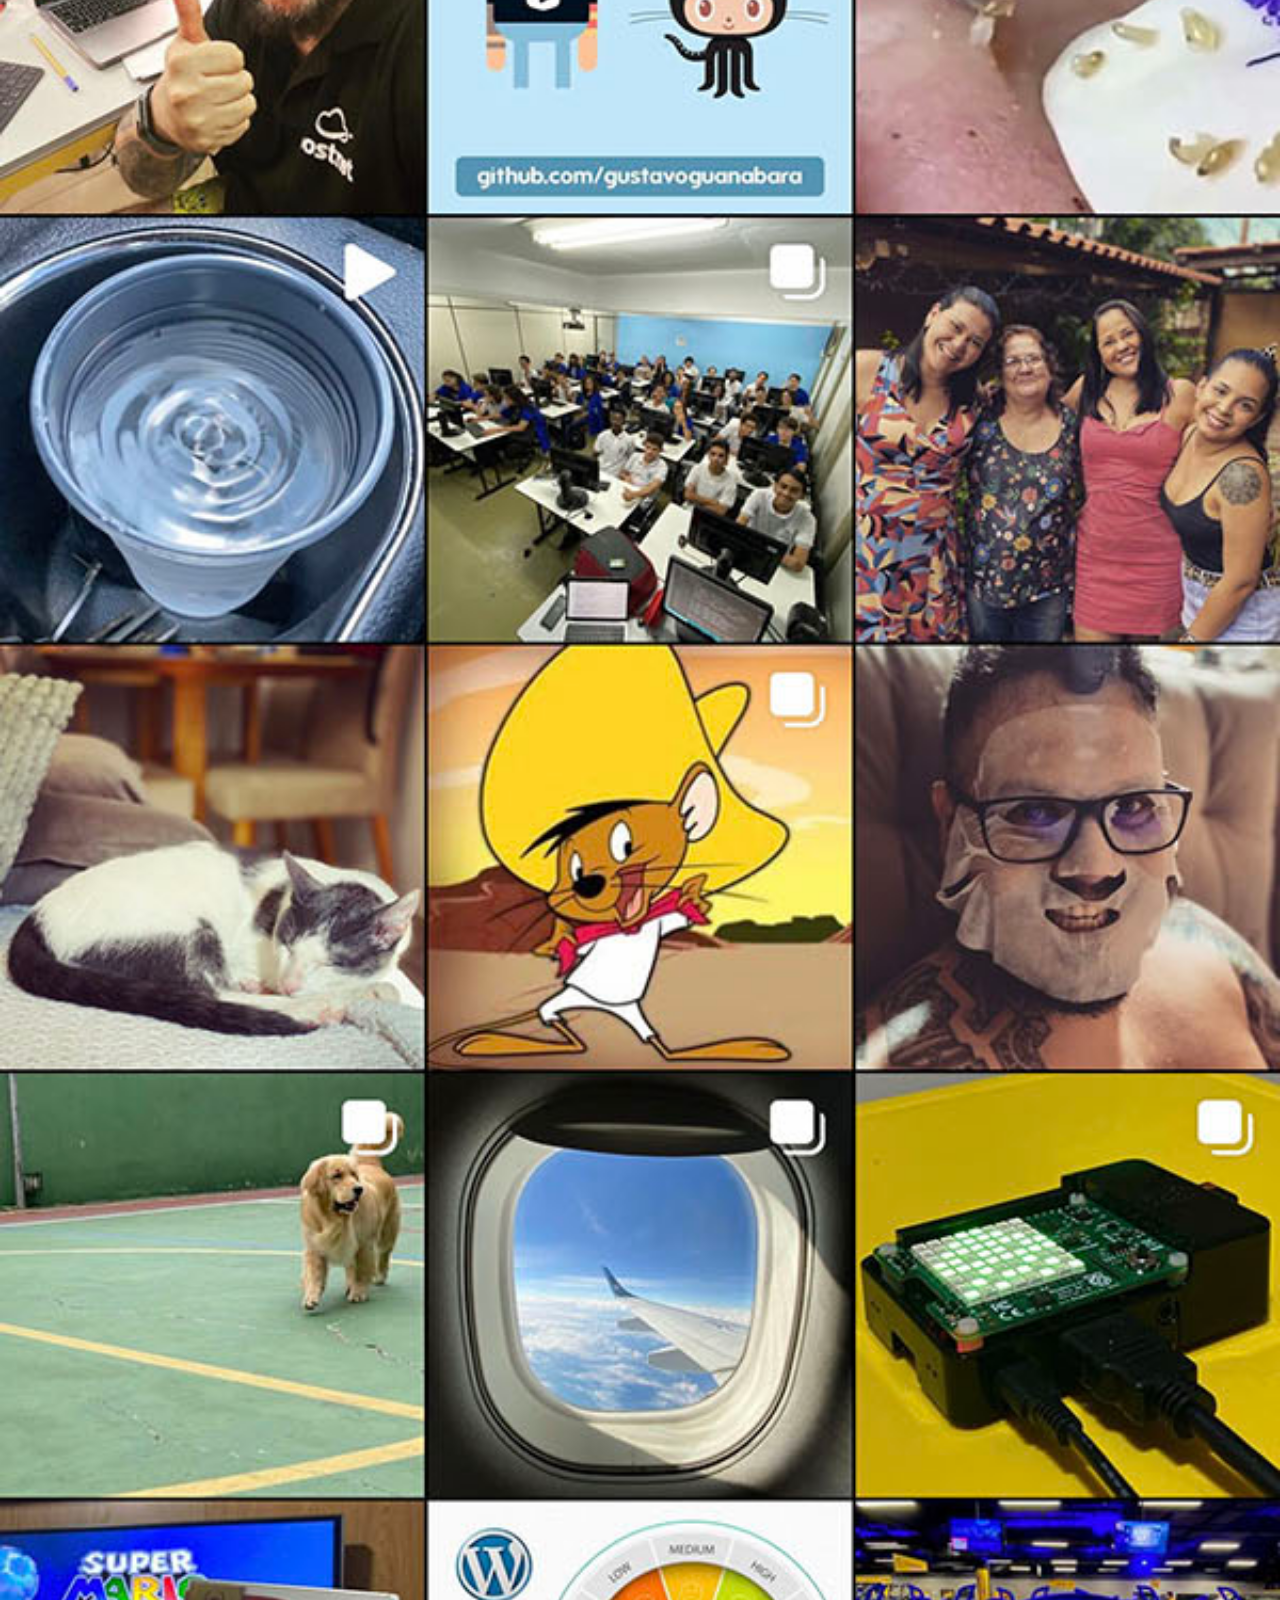
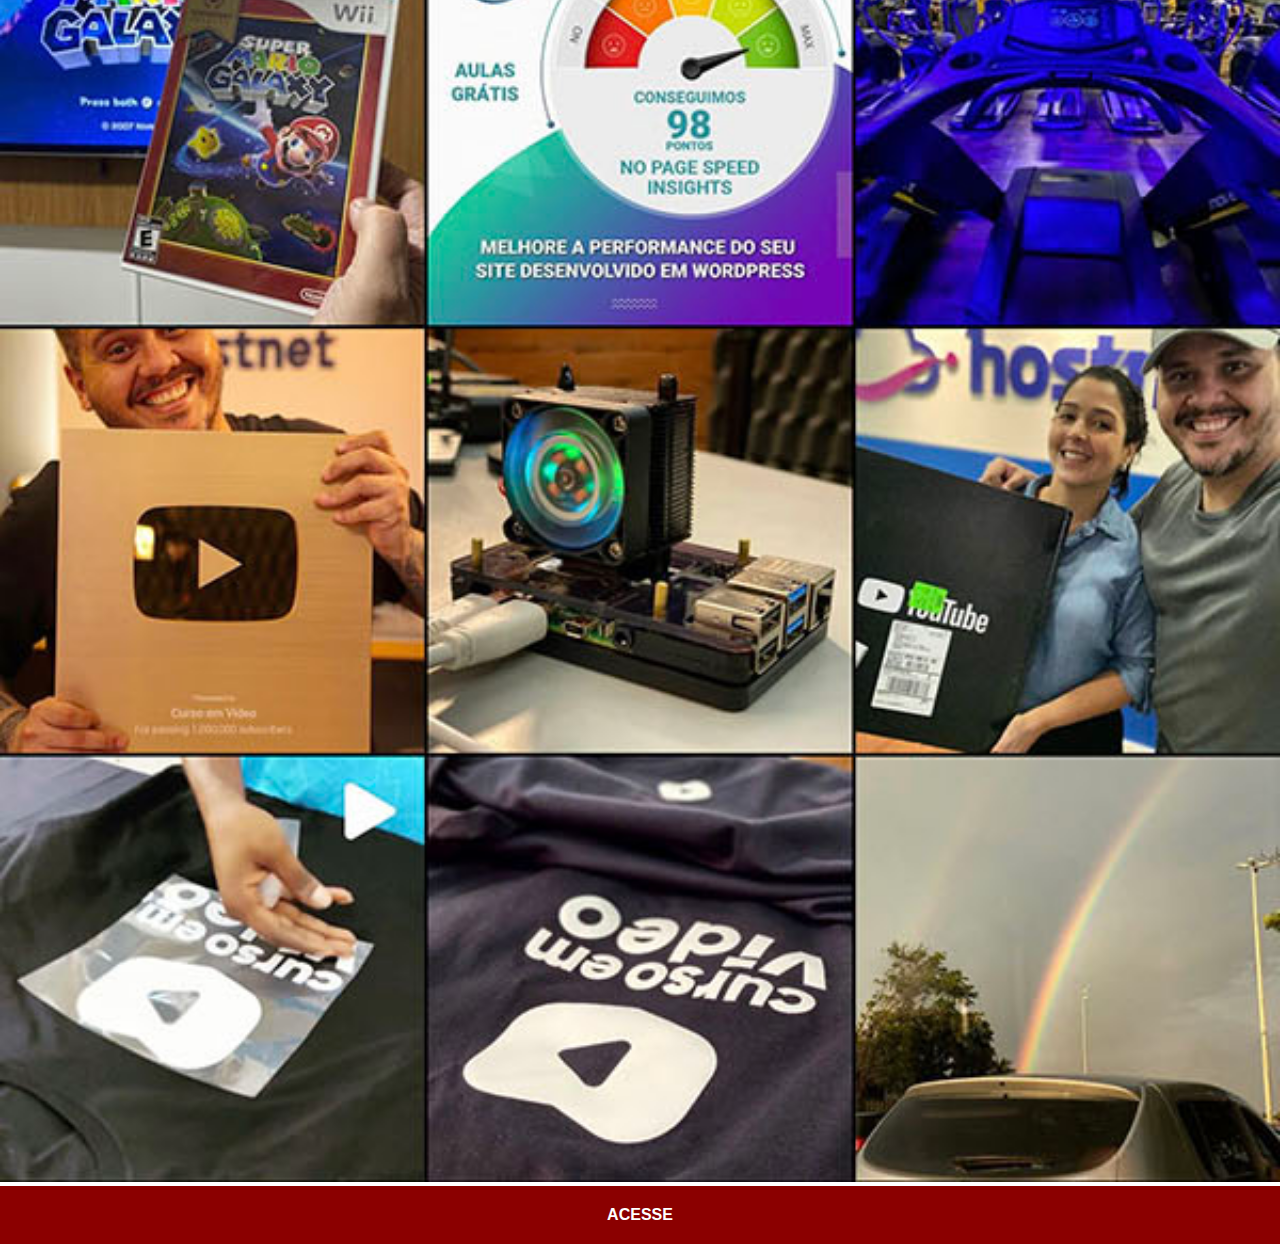
<file: instagram.html>
<!DOCTYPE html>
<html lang="pt-br">
<head>
    <meta charset="UTF-8">
    <meta name="viewport" content="width=device-width, initial-scale=1.0">
    <title>Instagram</title>
    <link rel="stylesheet" href="estilos/social.css">
  
</head>
<body>
    <img src="imagens/tela-instagram.jpg" alt="Instagram" >
    <a href="https://www.instagram.com/" target="_blank">
        ACESSE
    </a>
</body>
</html>
</file>
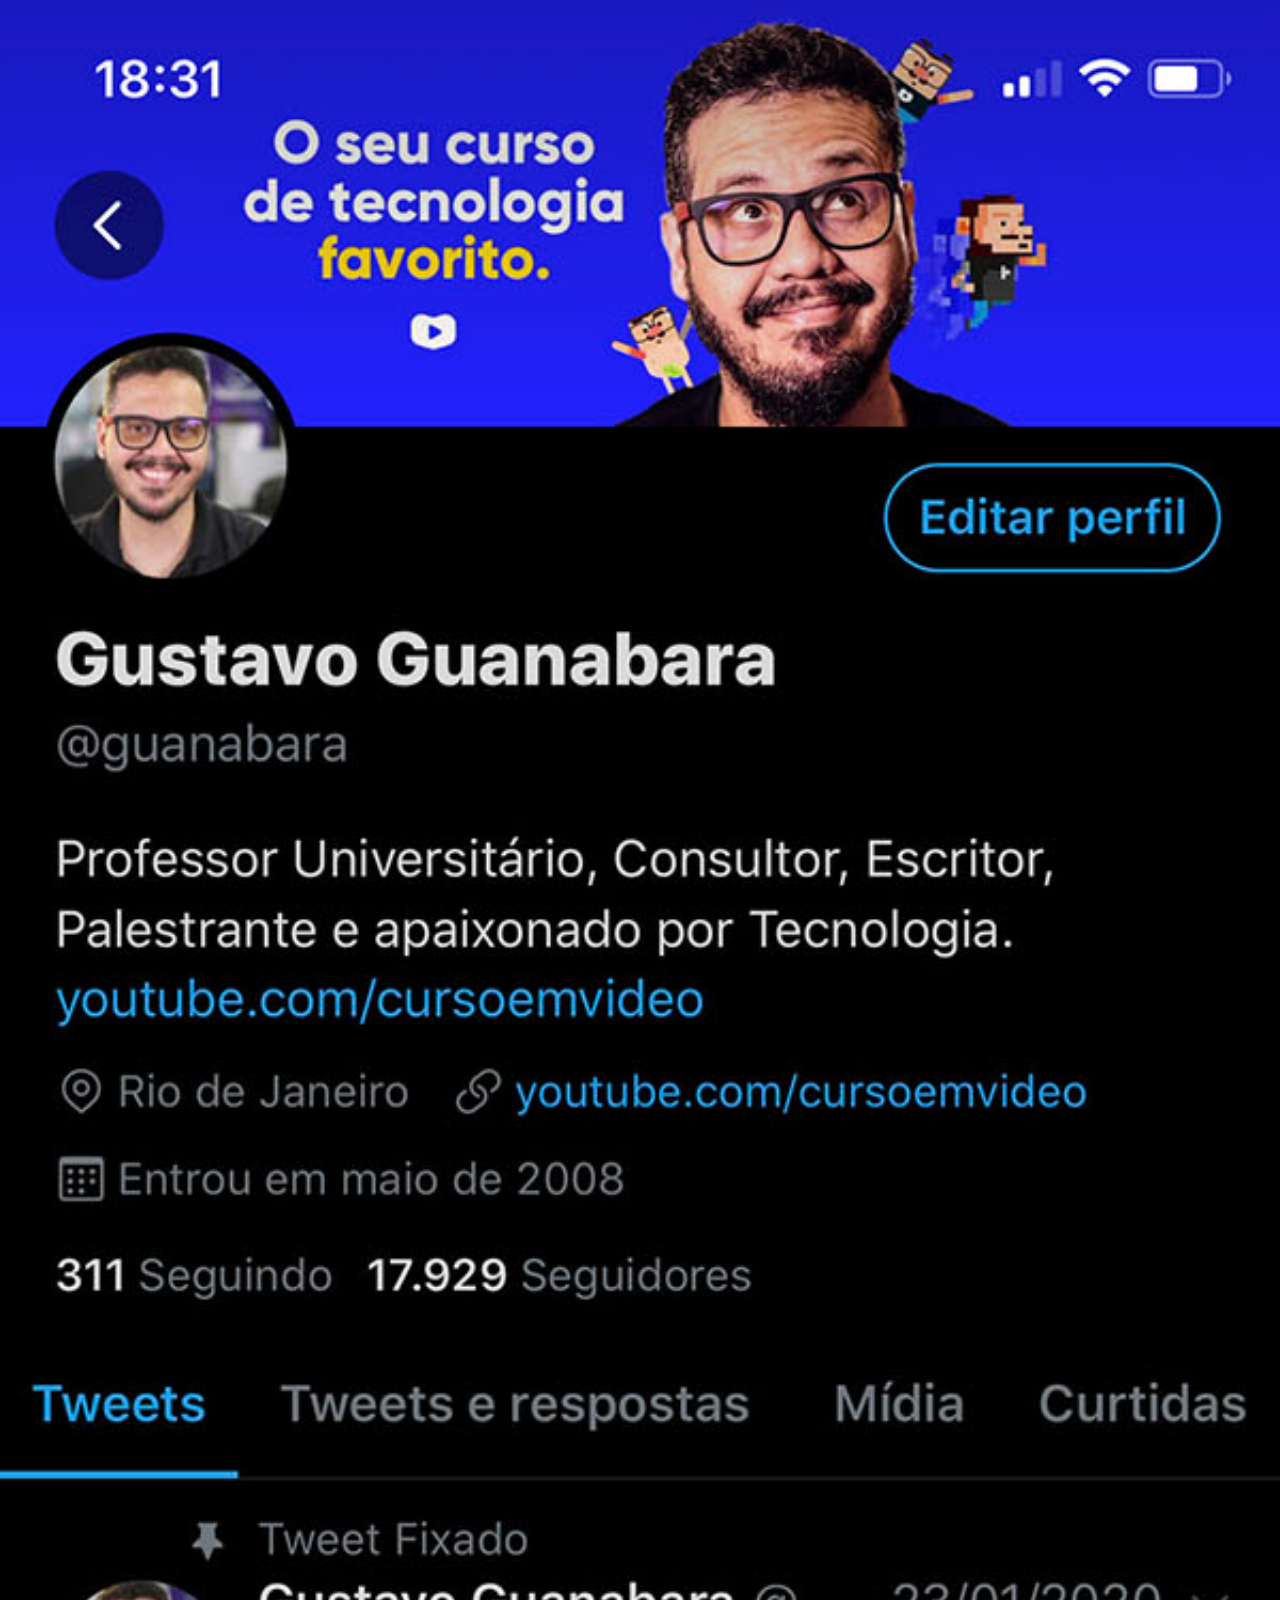
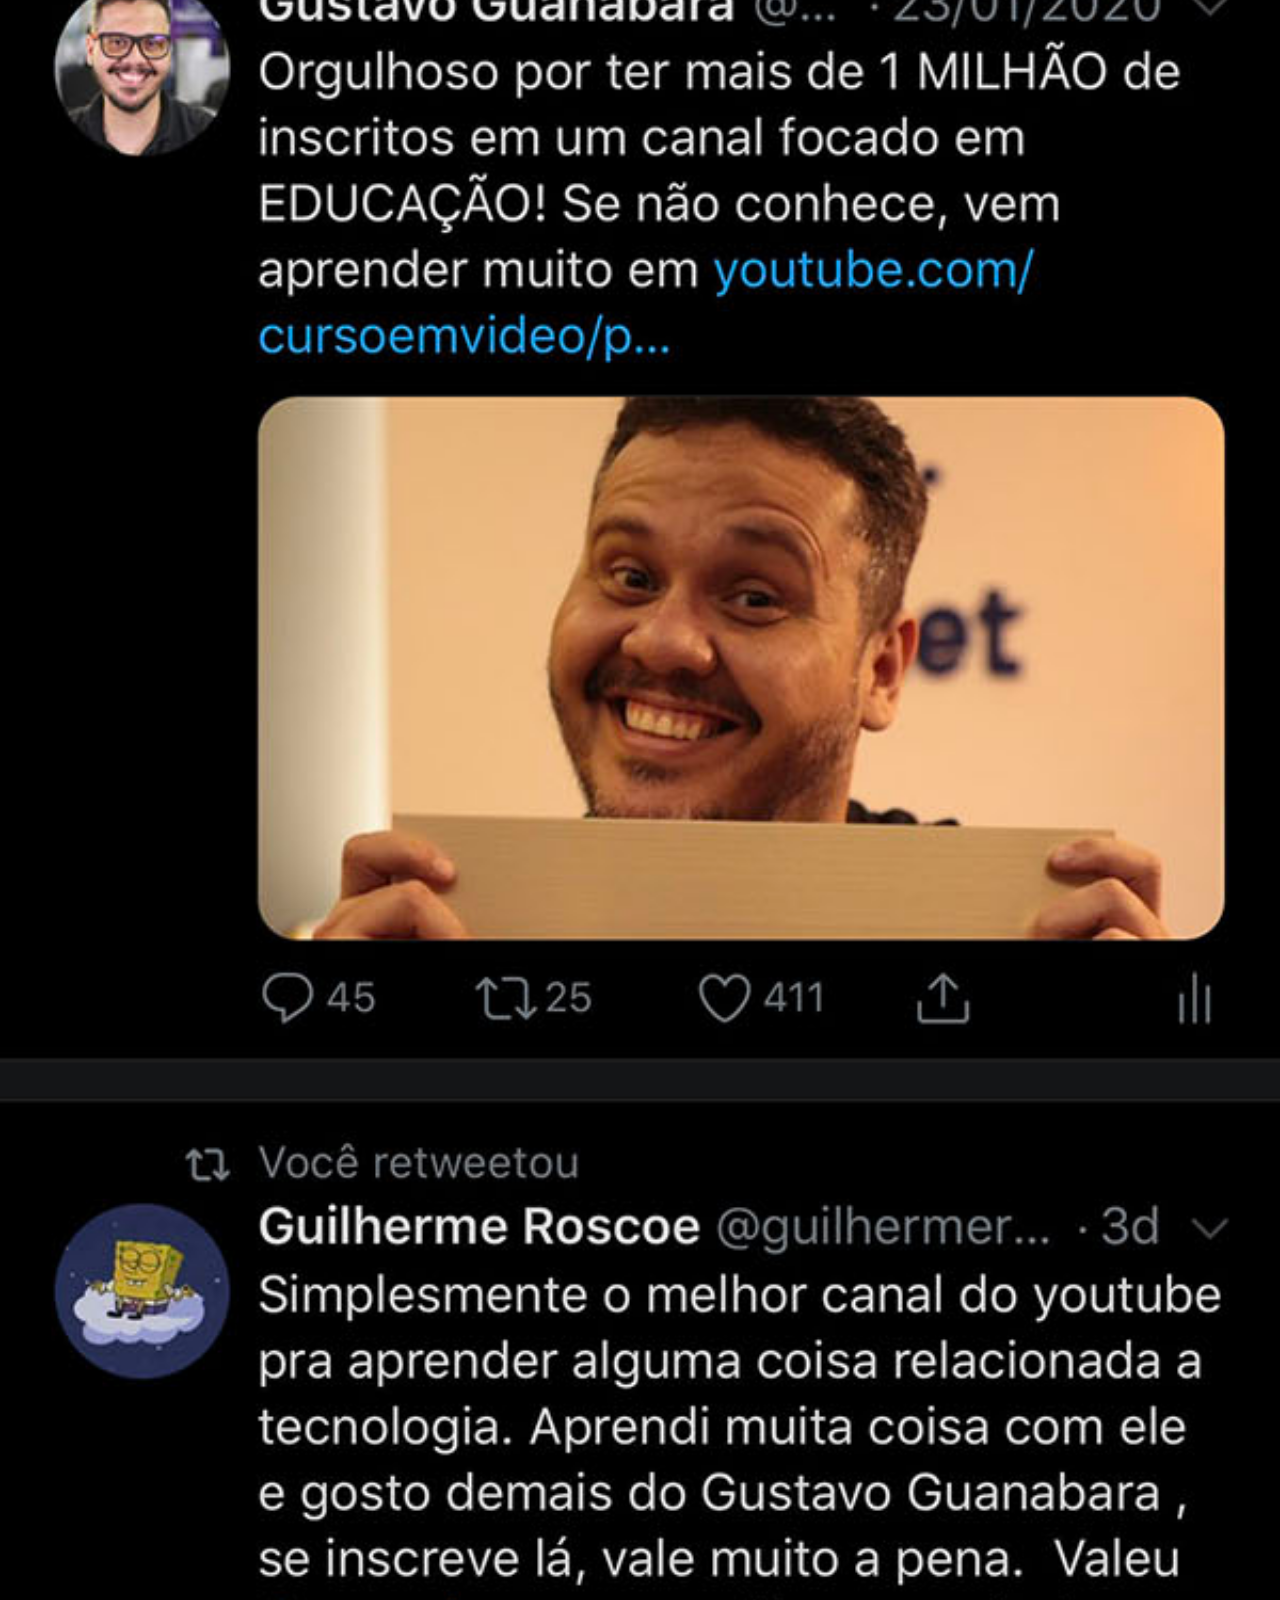
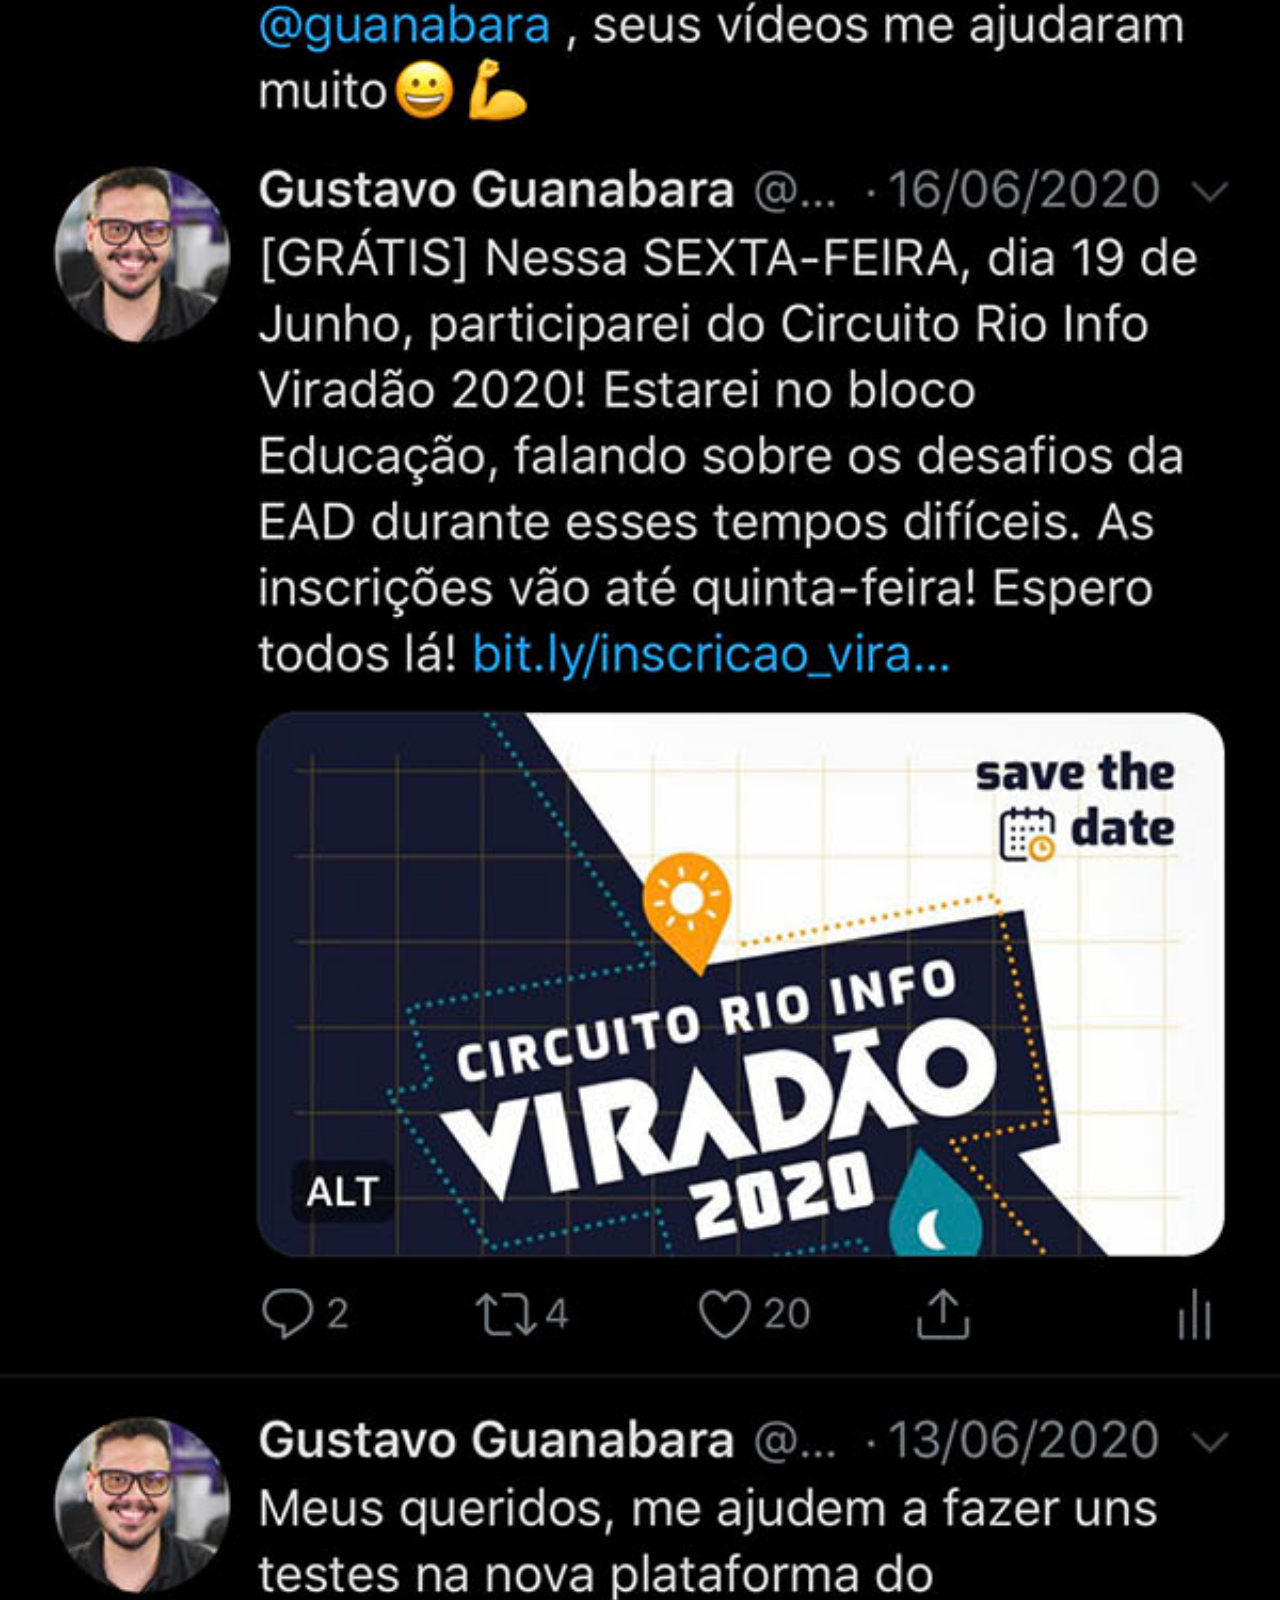
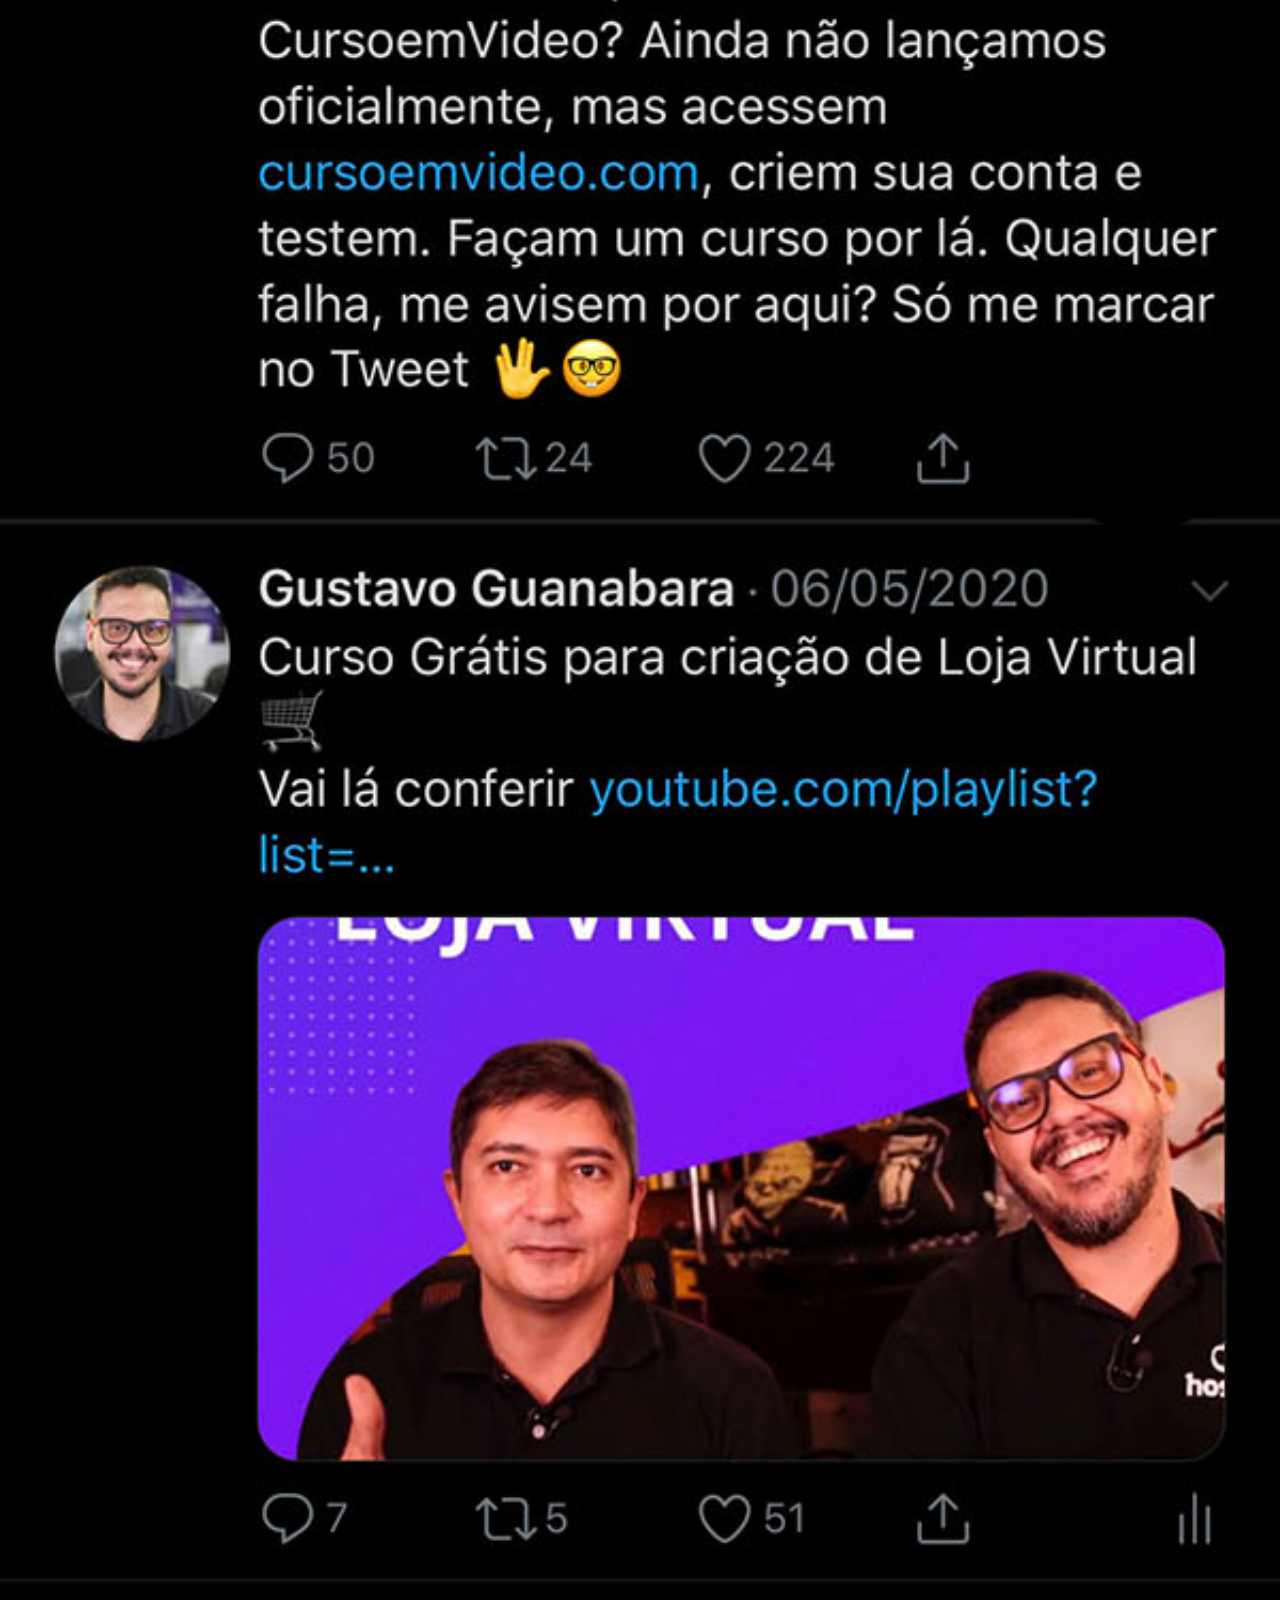
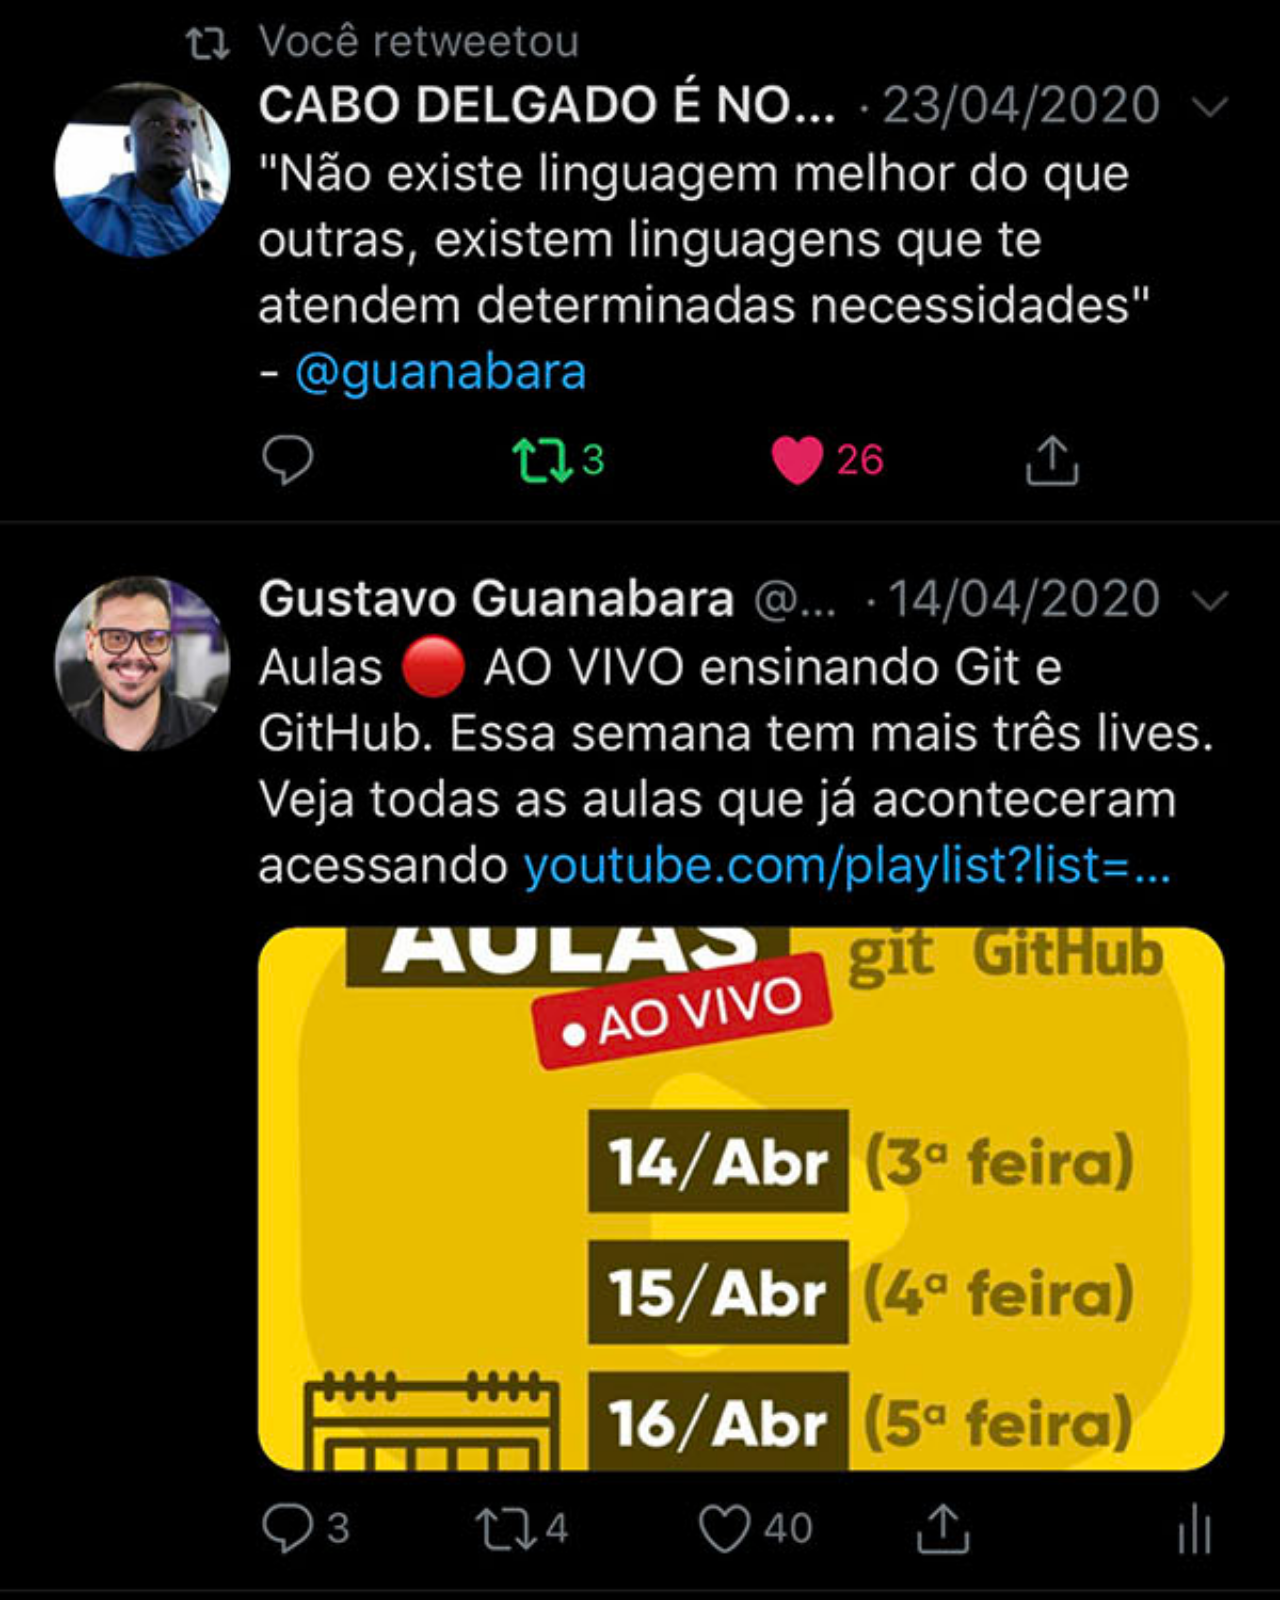
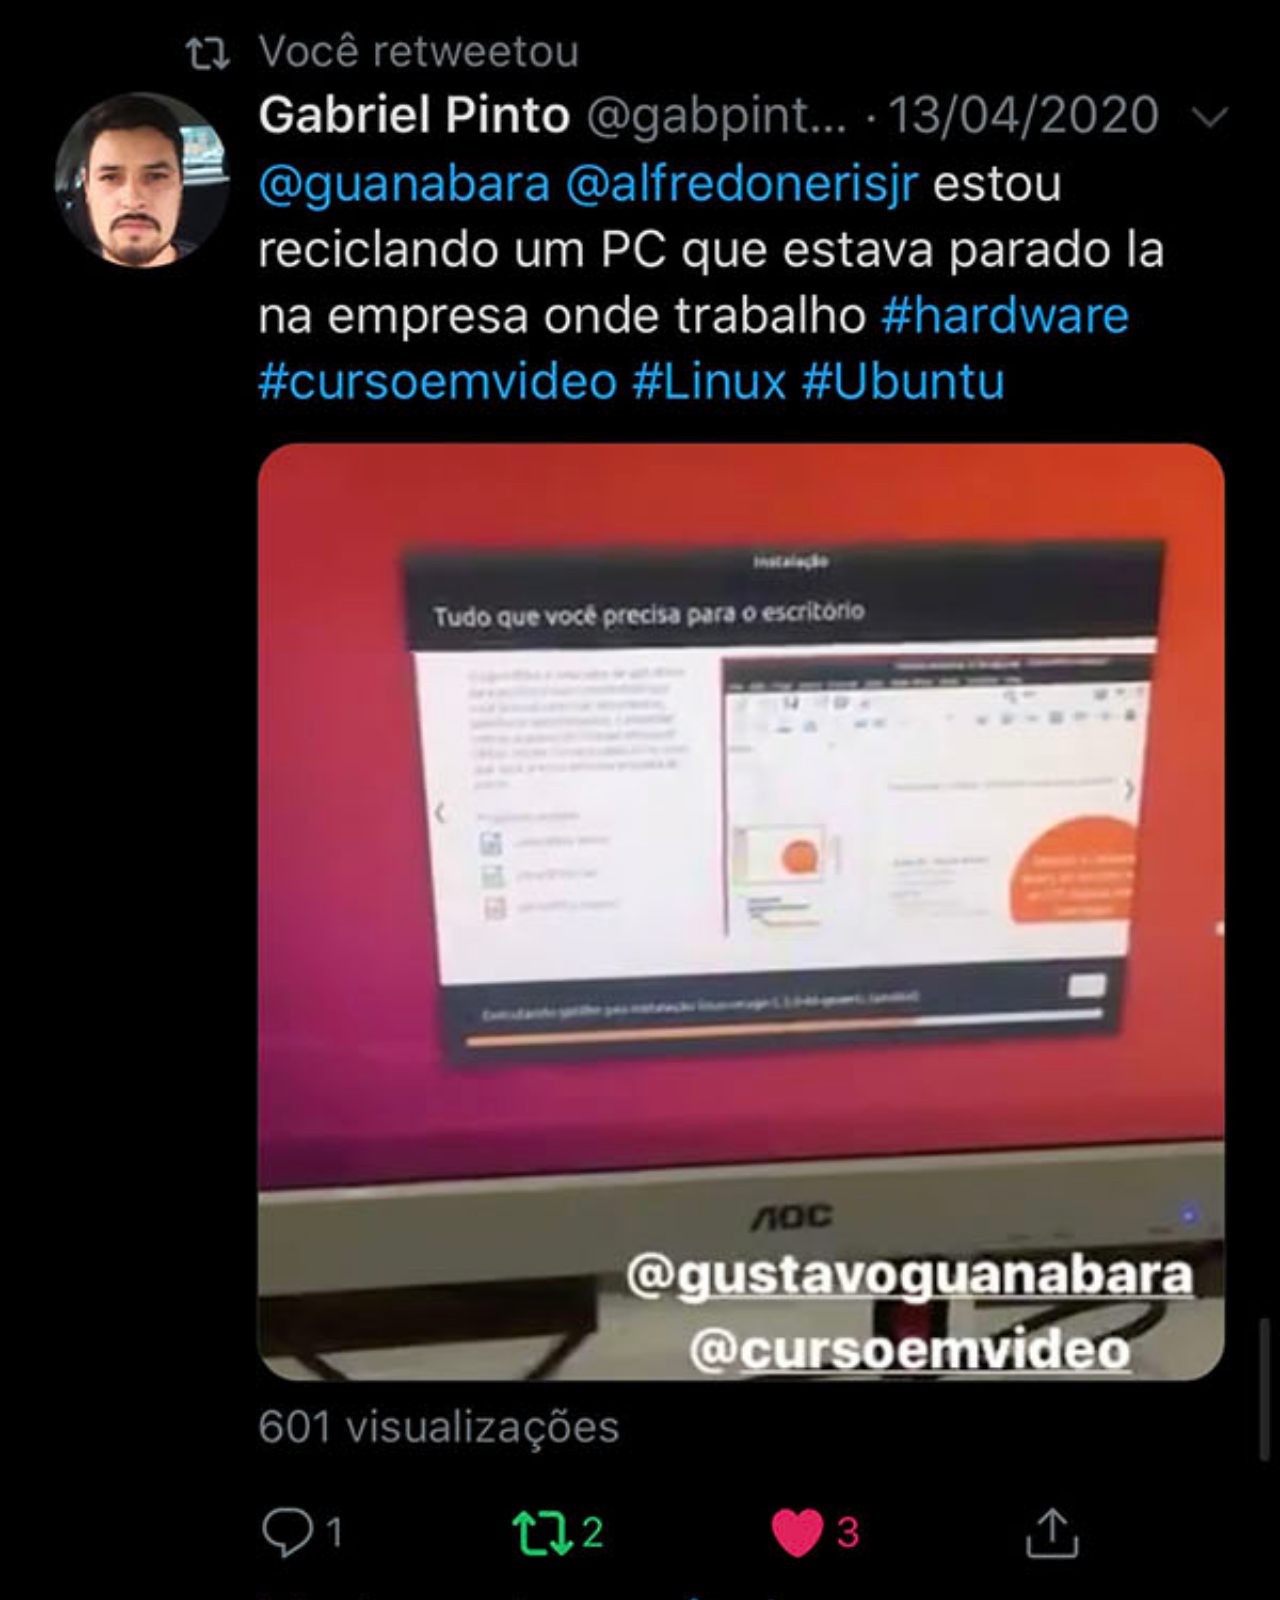
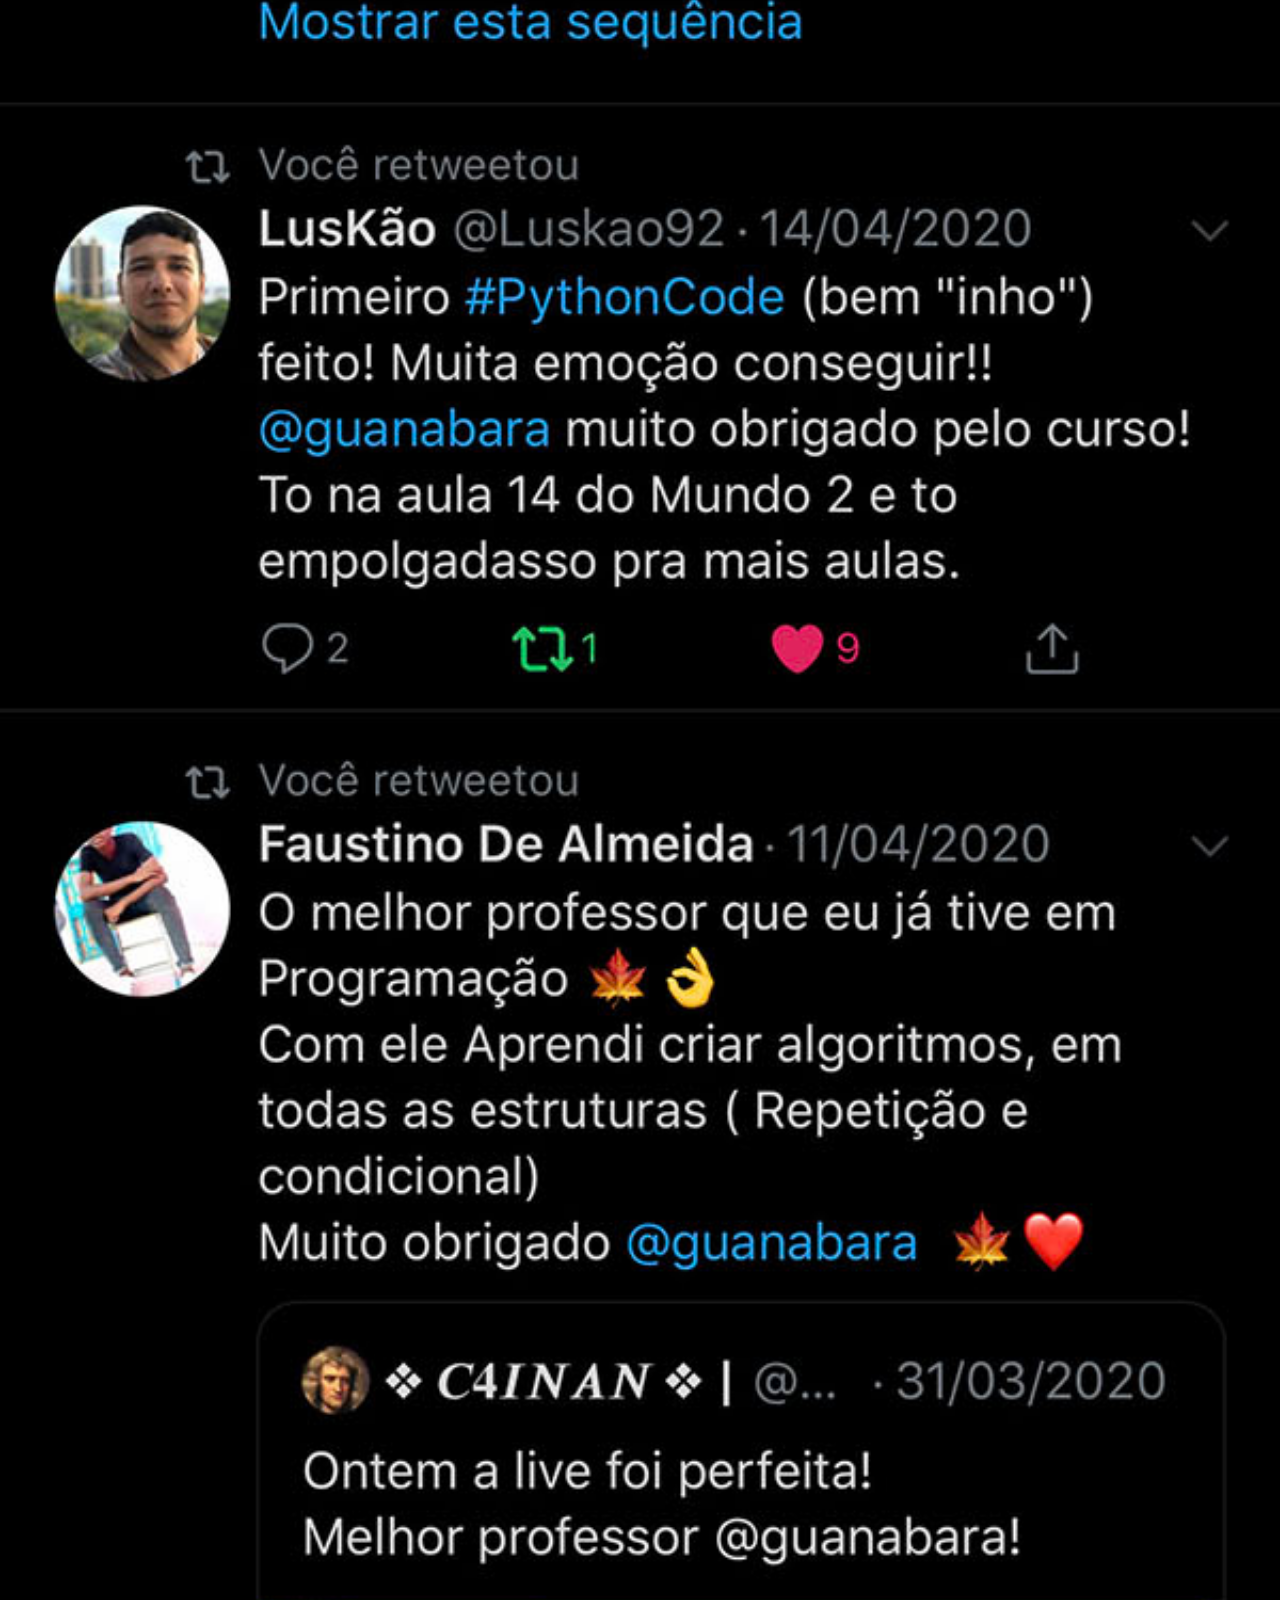
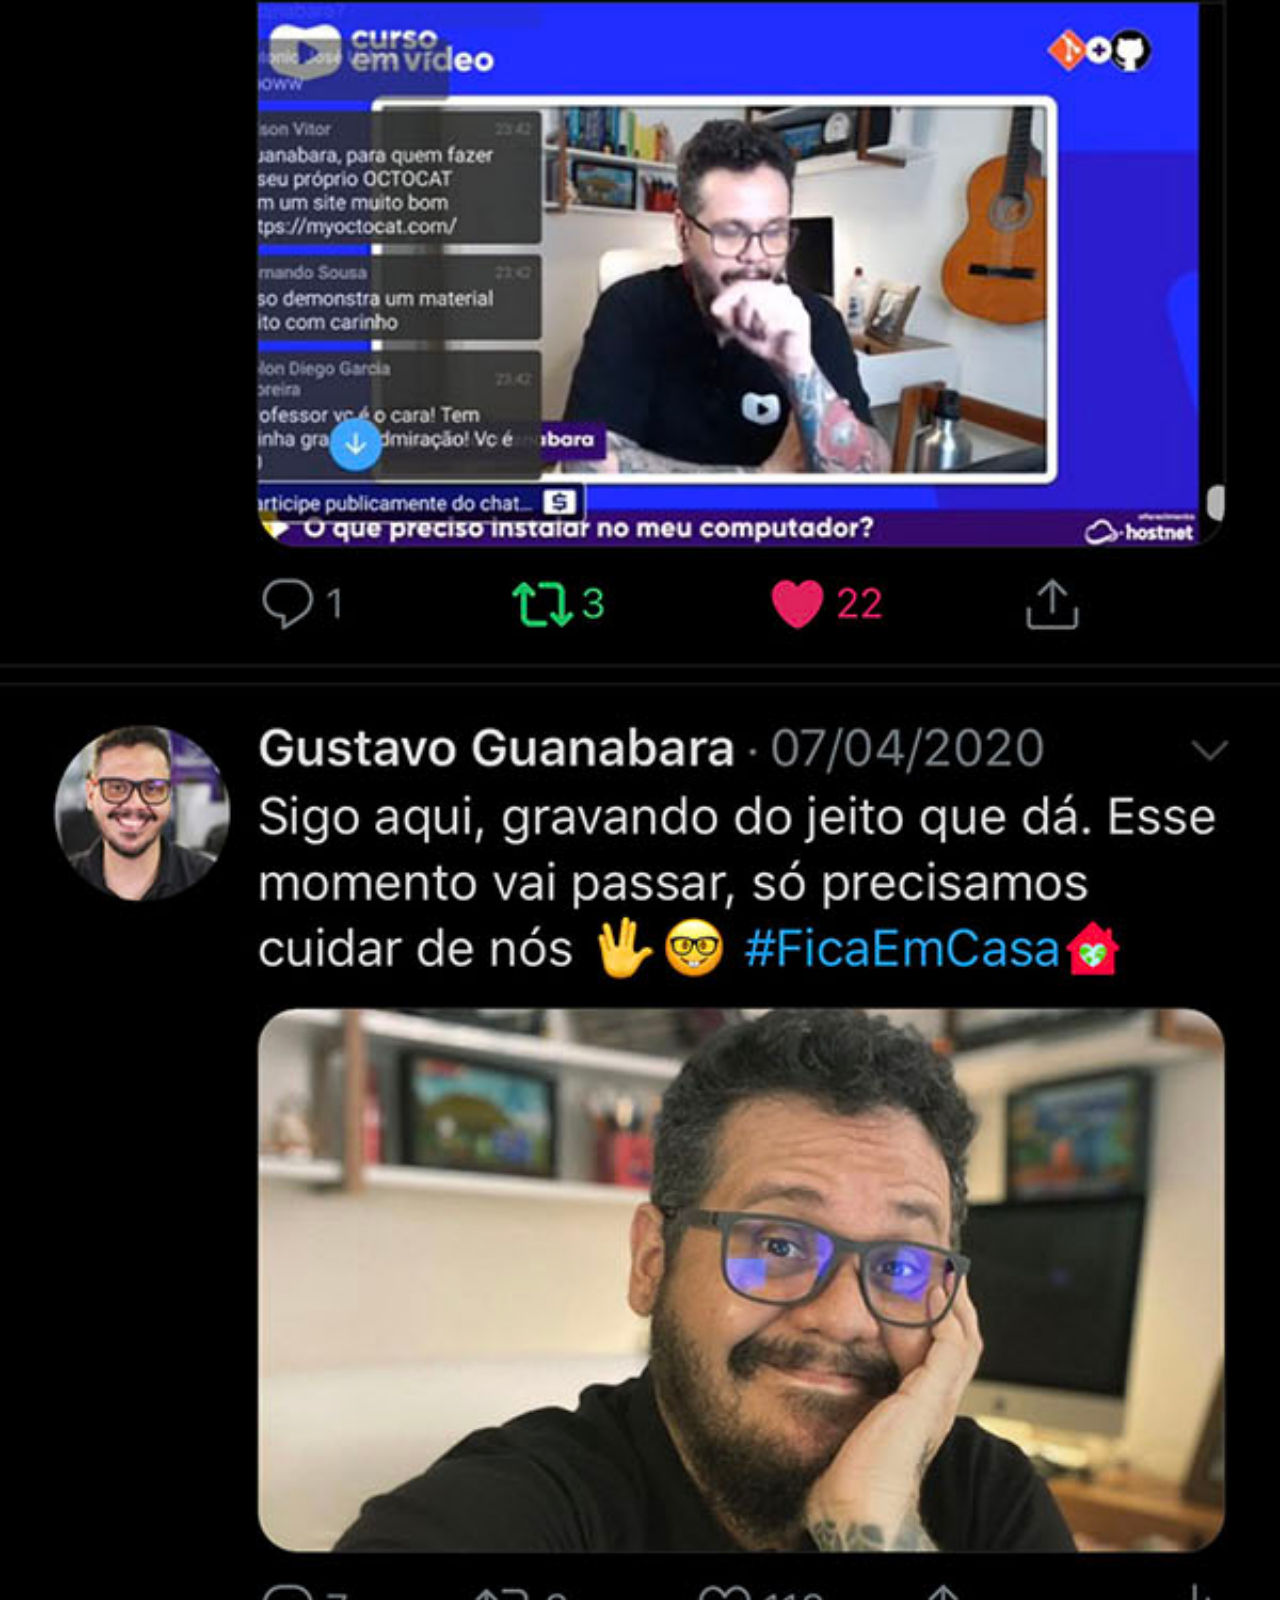
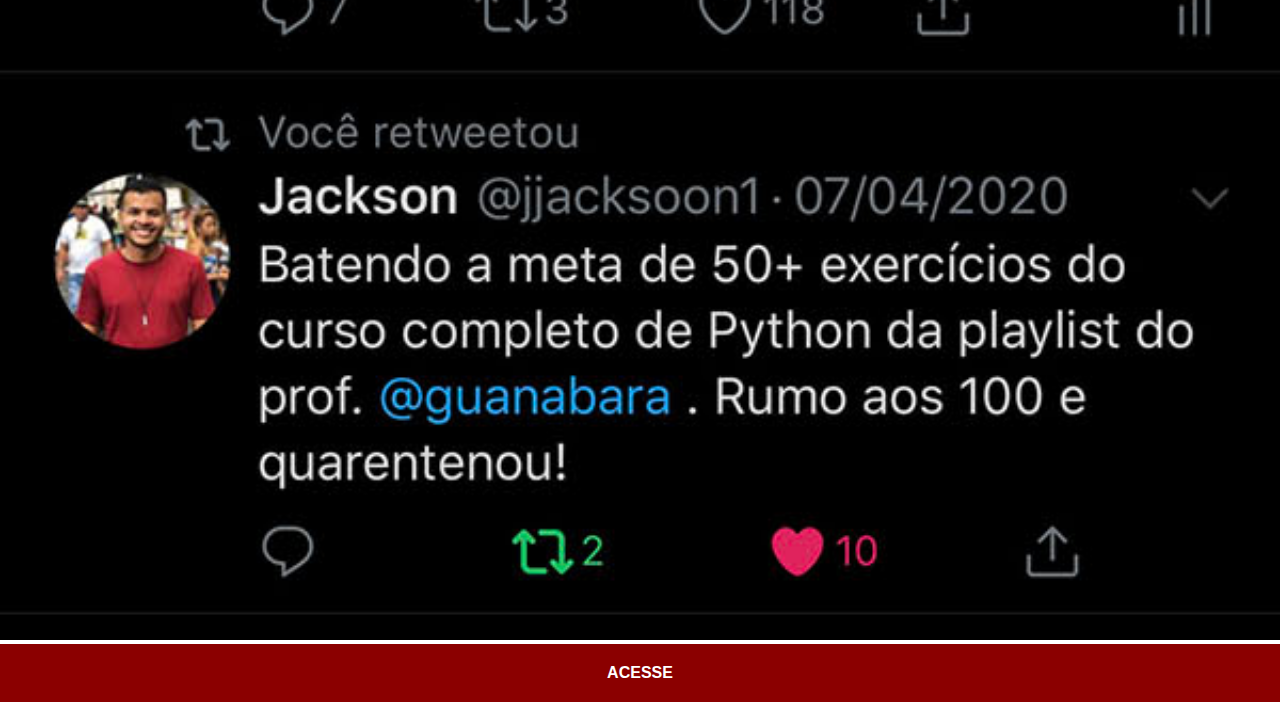
<file: twitter.html>
<!DOCTYPE html>
<html lang="pt-br">
<head>
    <meta charset="UTF-8">
    <meta name="viewport" content="width=device-width, initial-scale=1.0">
    <title>Twitter</title>
    <link rel="stylesheet" href="estilos/social.css">
  
</head>
<body>
    <img src="imagens/tela-twitter.jpg" alt="Twitter" >
    <a href="https://x.com/guanabara" target="_blank">
        ACESSE
    </a>
</body>
</html>
</file>
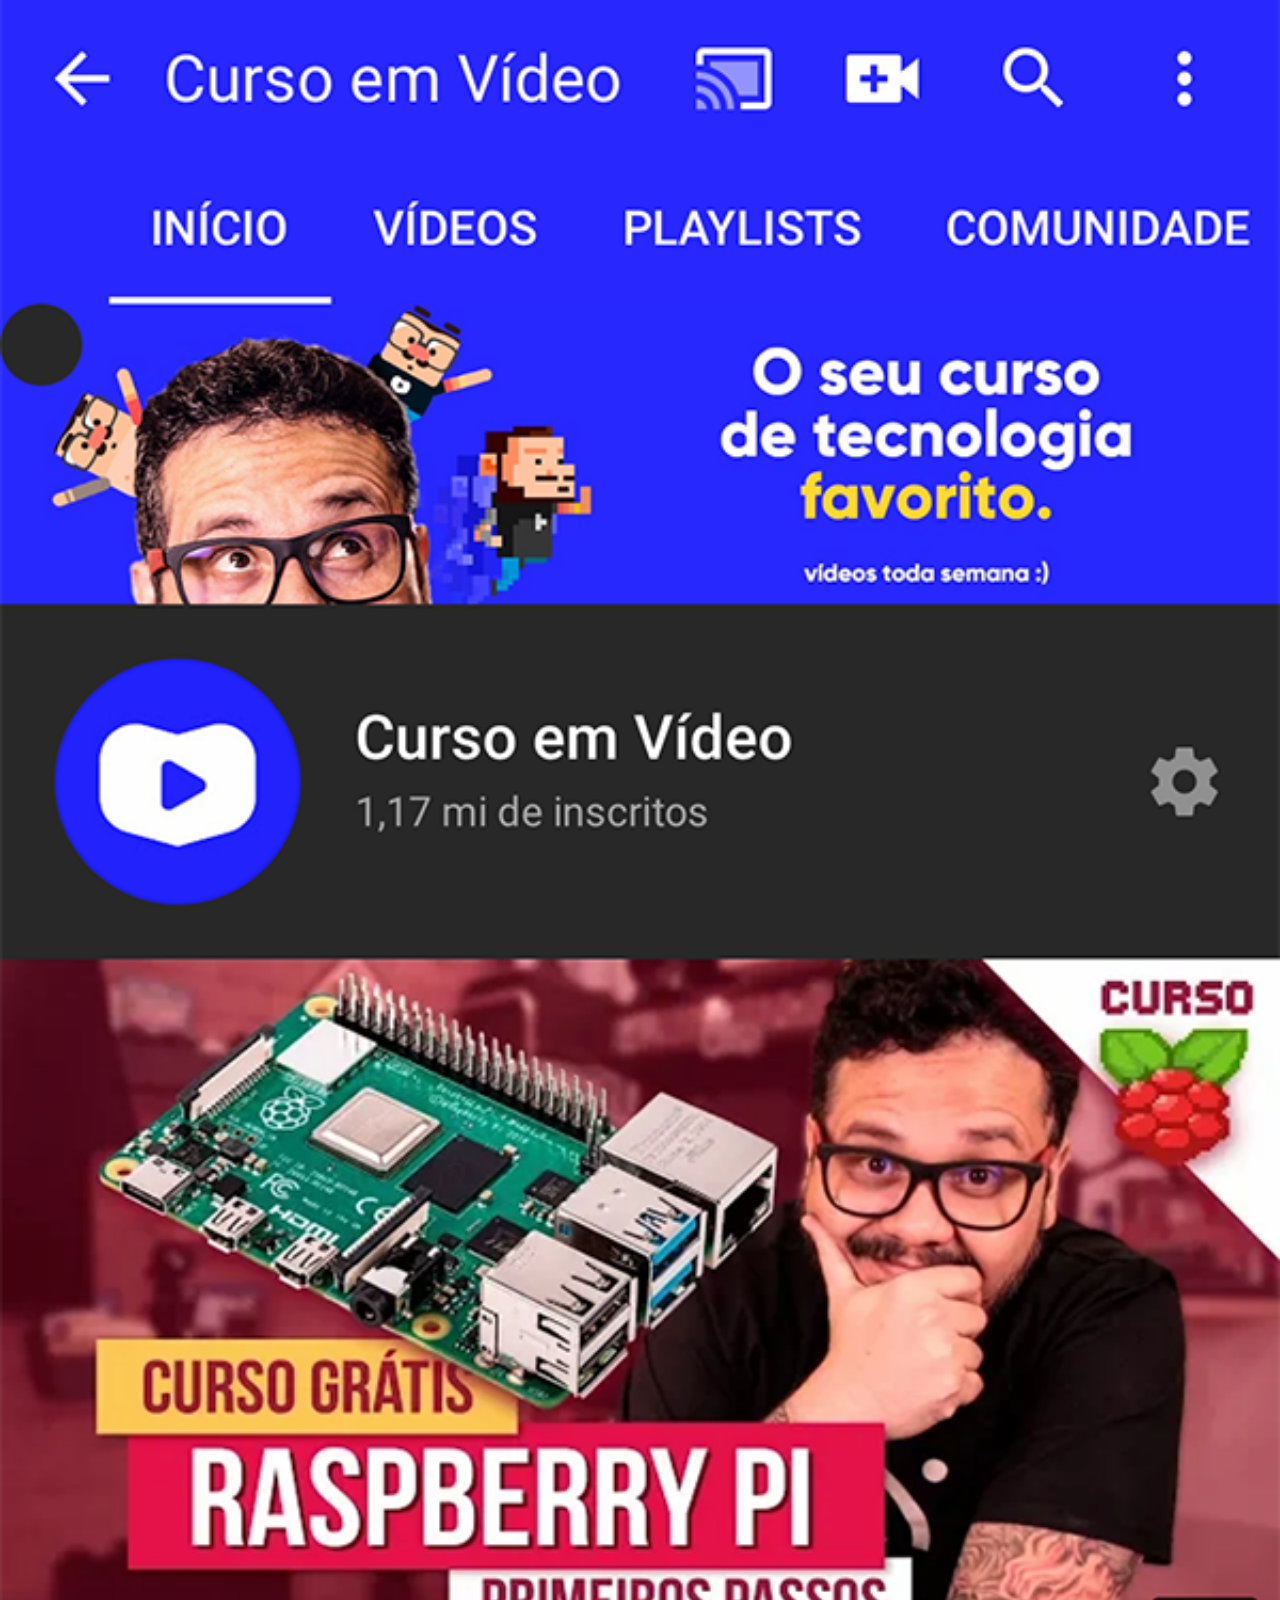
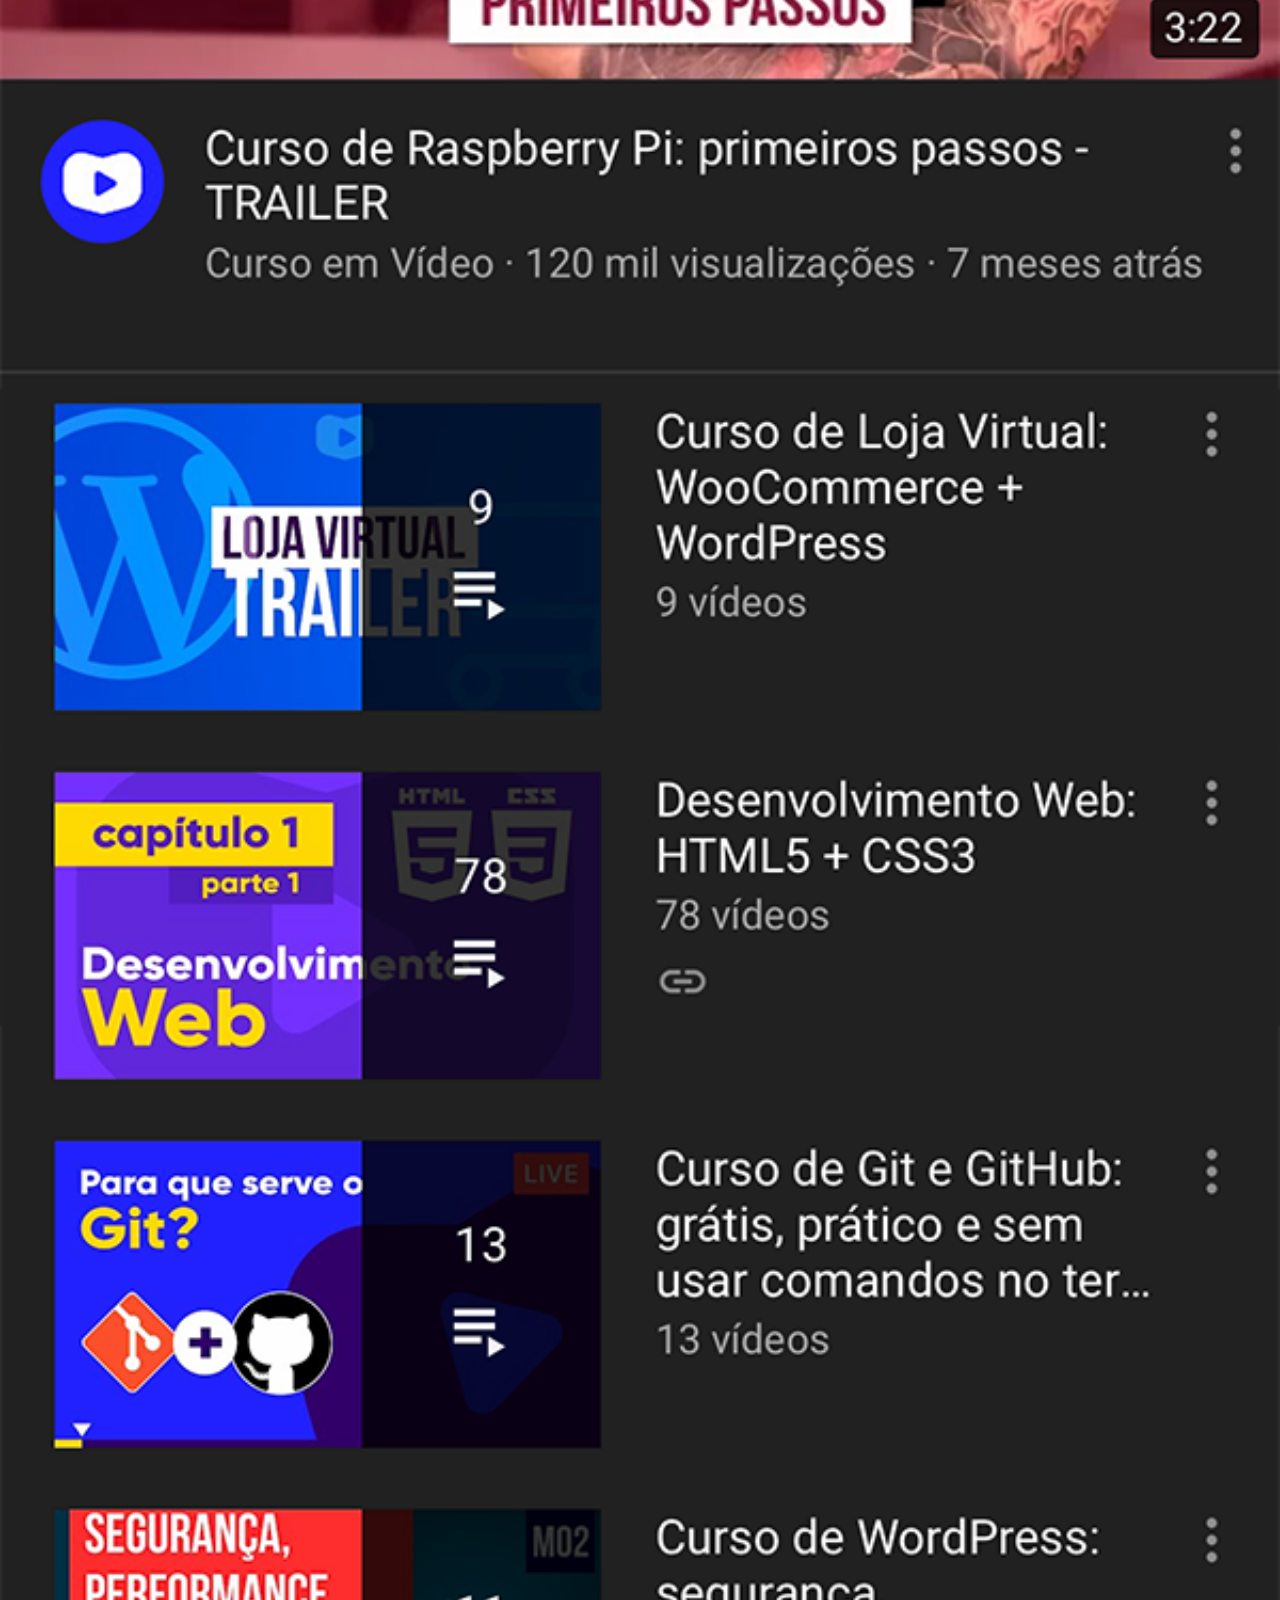
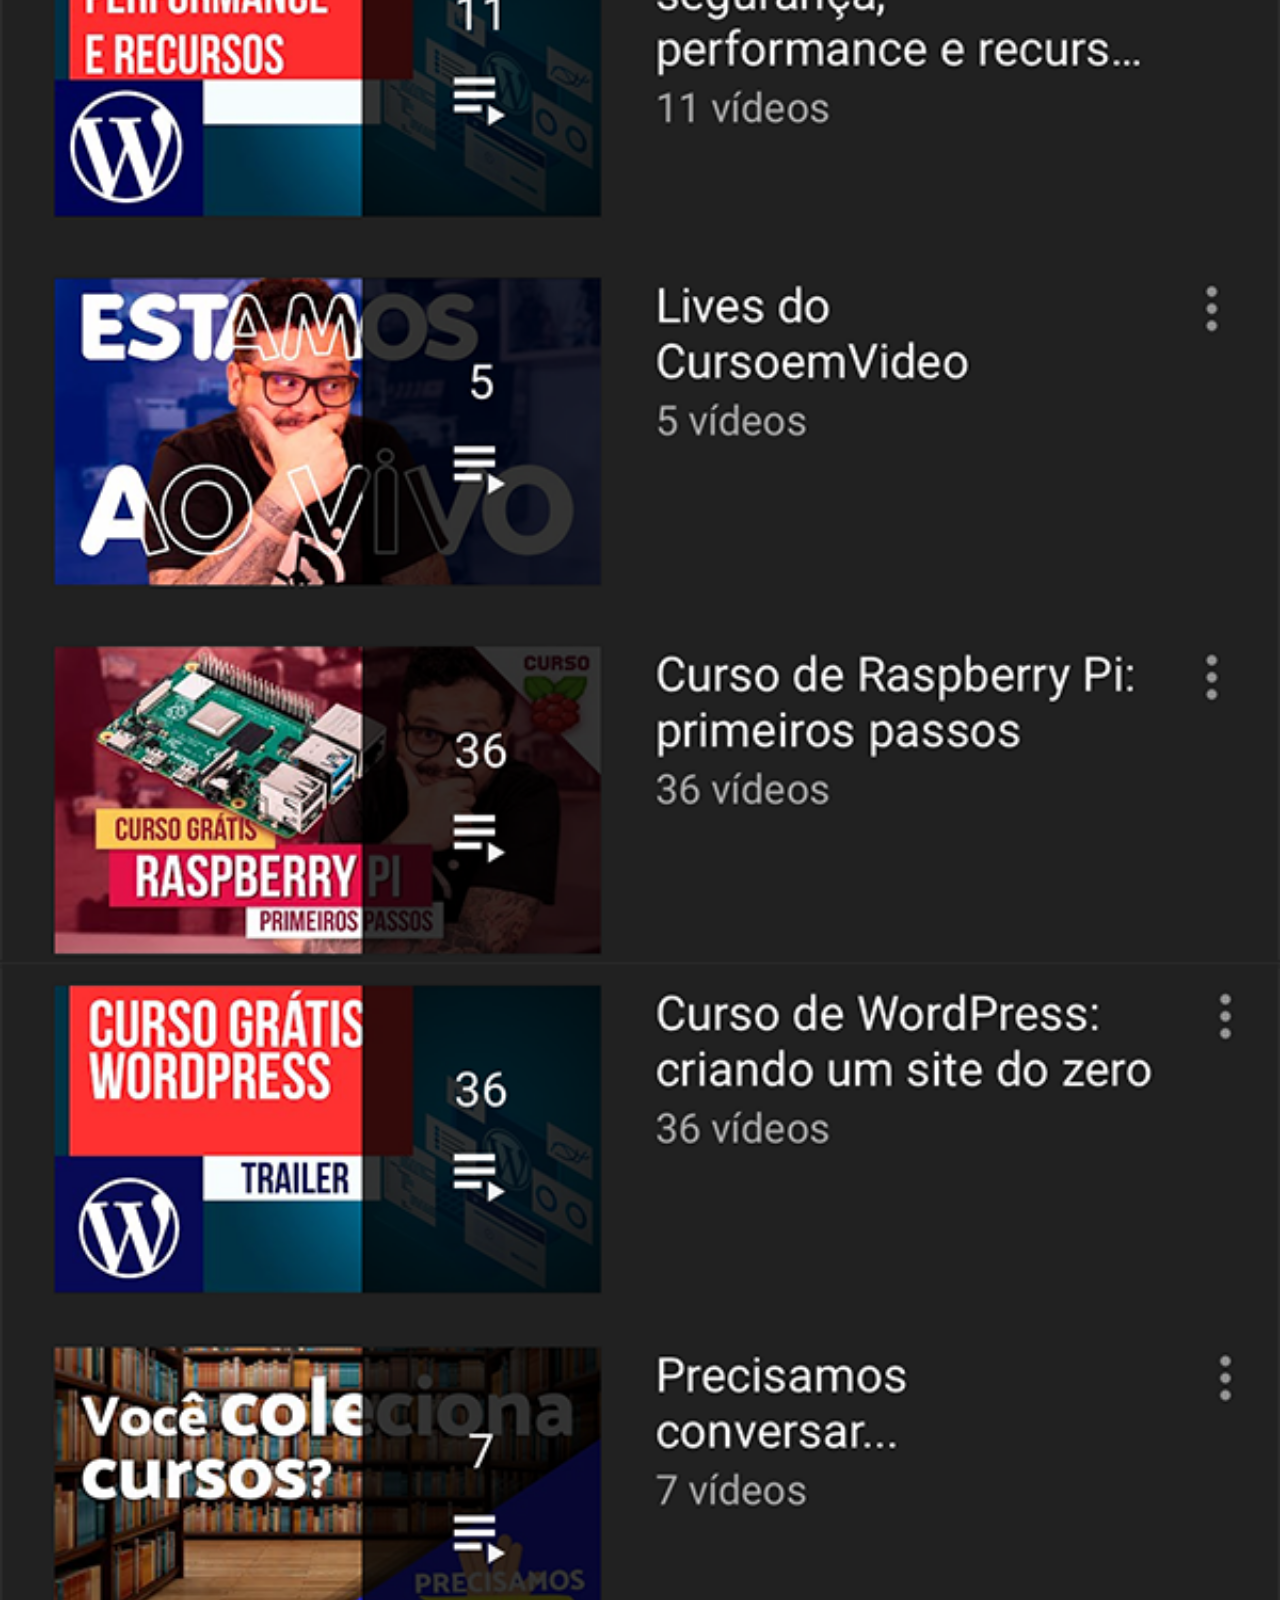
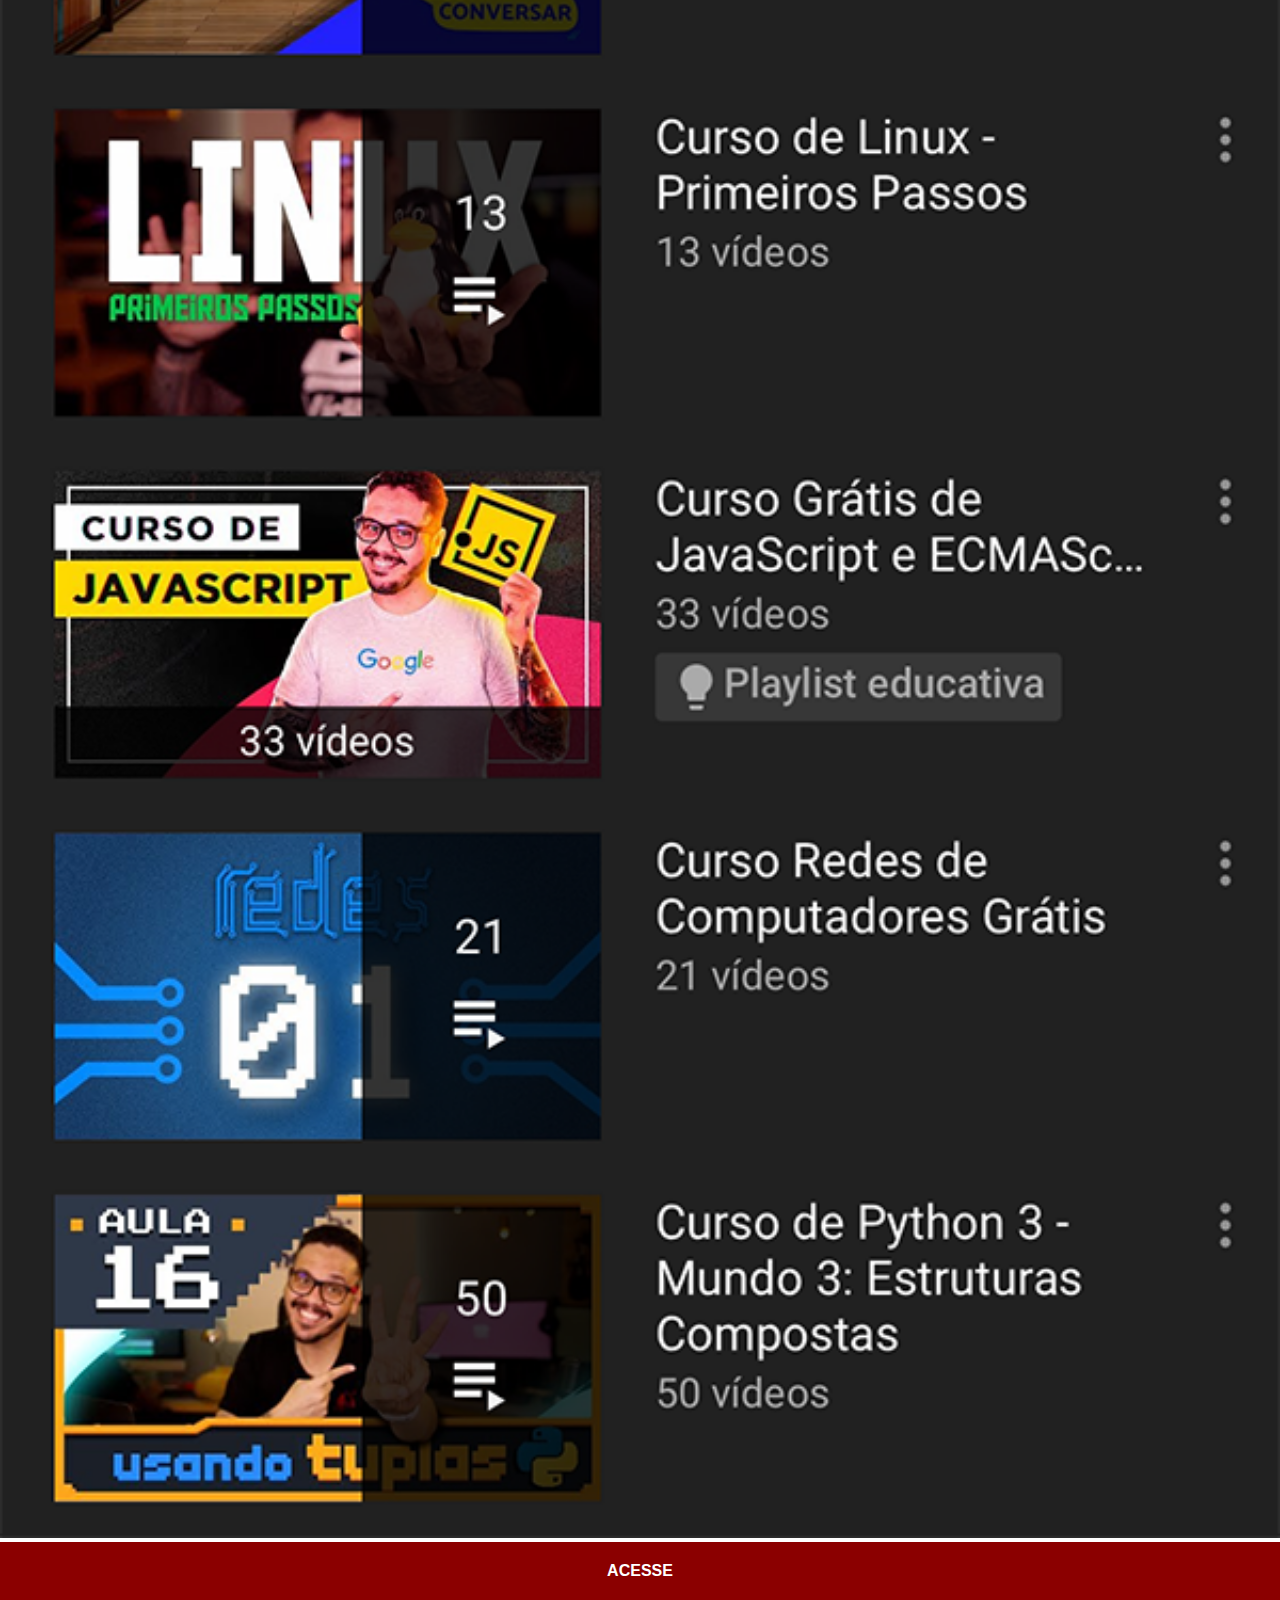
<file: youtube.html>
<!DOCTYPE html>
<html lang="pt-br">
<head>
    <meta charset="UTF-8">
    <meta name="viewport" content="width=device-width, initial-scale=1.0">
    <title>Youtube</title>
    <link rel="stylesheet" href="estilos/social.css">
  
</head>
<body>
    <img src="imagens/tela-youtube.png" alt="Youtube" >
    <a href="https://www.youtube.com/c/CursoemV%C3%ADdeo/playlists" target="_blank">
        ACESSE
    </a>
</body>
</html>
</file>
<file: estilos/style.css>
@charset "UTF-8";

*{
    margin: 0;
    padding: 0;
    font-family: Arial, Helvetica, sans-serif;
}
html, body{
    height: 100vh;
    width: 100vw;
    background-color: lightcyan;
}
body{
    background: url('../imagens/fundo-madeira.jpg')no-repeat top center;
    background-size: cover;
    background-attachment: fixed;
}
main{
    height: 100vh;
    position: relative;
    
}
section#telefone{
    position: absolute;
    top: 50%;
    left: 50%;
    transform: translate(-50%, -50%);

    height: 627px;
    width: 311px;
   background: url('../imagens/frame-iphone.png') no-repeat;
}

iframe#tela{
    position: relative;
    top: 80px;
    left: 21px;
    width: 265px;
    height: 480px;
}
section#redessociais{
    text-align: right;
}
section#redessociais img{
    margin: 10px;
    width: 50px;
    height: 50px;
    border-radius: 50%;
    box-shadow: 2px 2px 5px rgba(0, 0, 0, 0.500) ;
    box-sizing: border-box;
    
}
section#redessociais img:hover{
    border: 2px solid rgba(255, 255, 255, 0.425);
    transform: translate(-2px, -2px);
    box-shadow: 5px 5px 10px rgba(0, 0, 0, 0.555);
    transition: transform .3s, border .1s;
}
</file>
<file: estilos/social.css>
@charset "UTF-8";

*{
    margin: 0;
    padding: 0;
    font-family: Arial, Helvetica, sans-serif;
}

::-webkit-scrollbar{
    width: 0px;
    height: 0px;
}

img{
    width: 100vw;
}

a{
    display: block;
    background-color: darkred;
    padding: 20px;
    text-align: center;
    font-weight: bolder;
    text-decoration: none;
    color: white;
}
a:hover{
    background-color: red;
}
</file>
